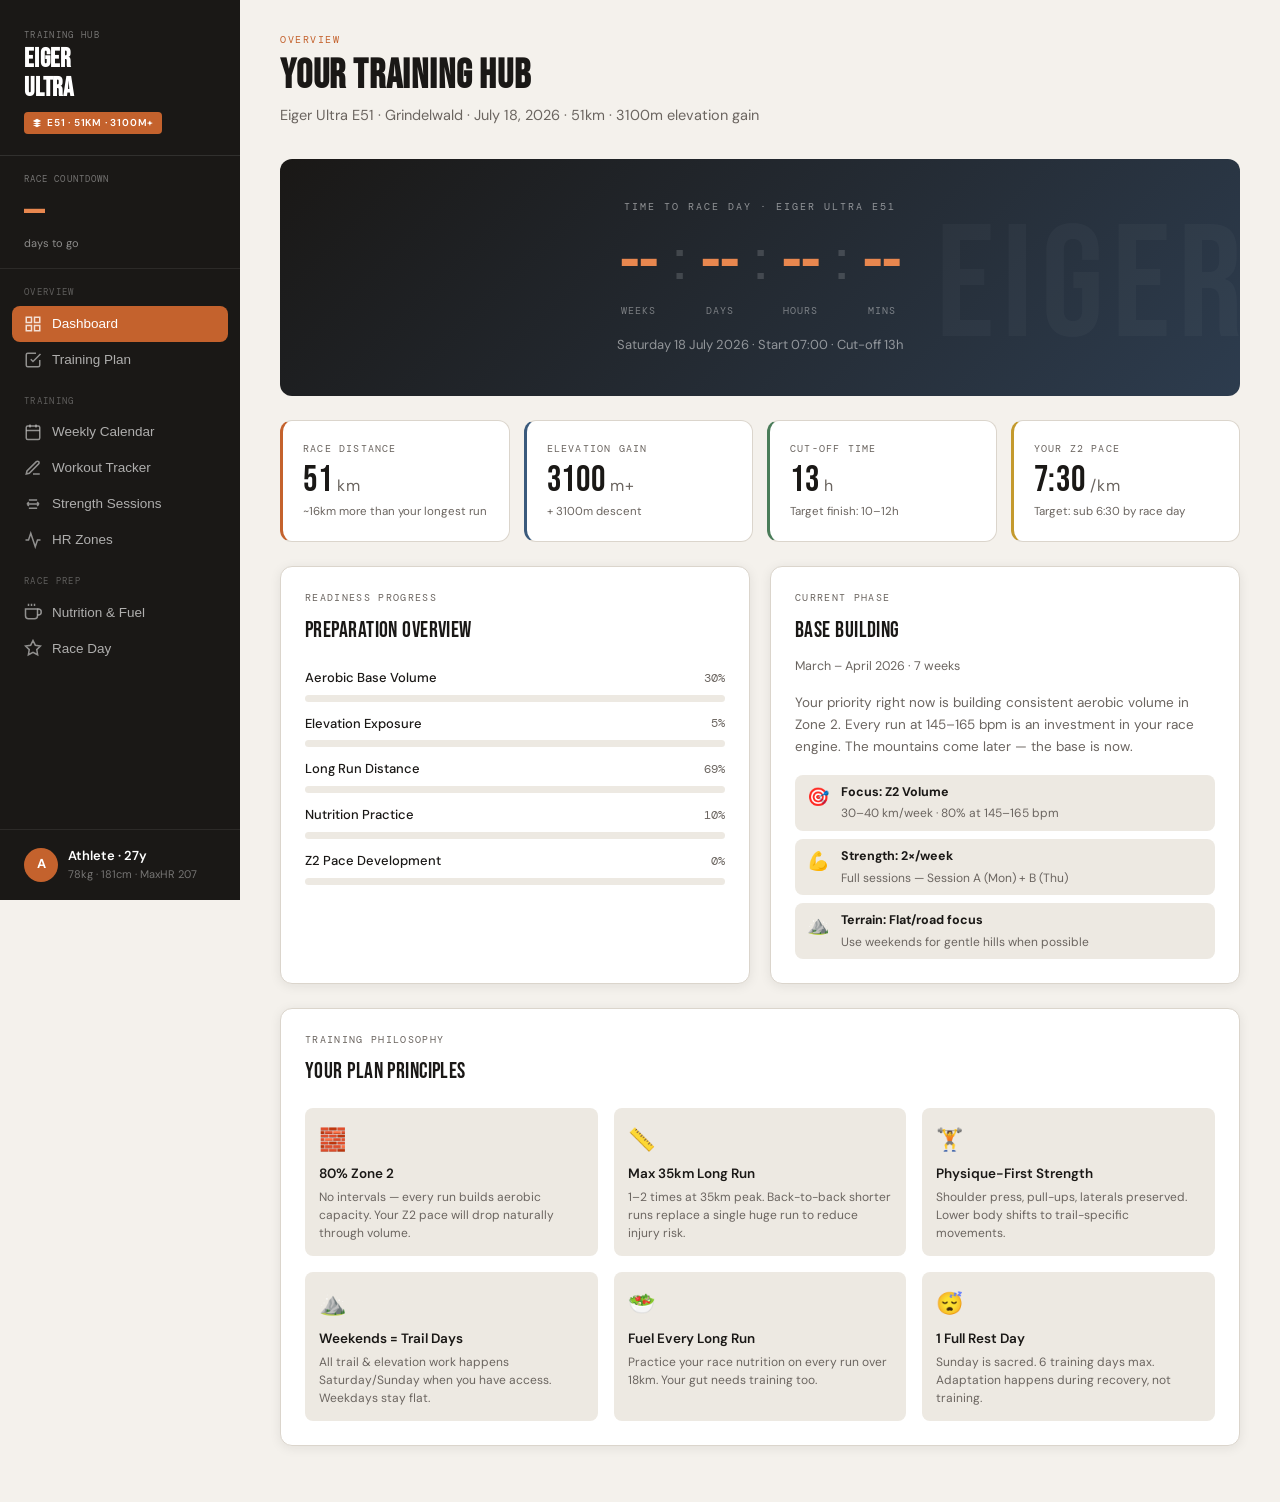
<file: index.html>
<!DOCTYPE html>
<html lang="en">
<head>
  <meta charset="UTF-8" />
  <meta name="viewport" content="width=device-width, initial-scale=1.0" />
  <title>Eiger Ultra E51 — Training Hub</title>
  <link rel="stylesheet" href="style.css" />
</head>
<body>

<div class="app-layout">

  <!-- ════════════════════════════════════════
       SIDEBAR
  ════════════════════════════════════════ -->
  <aside class="sidebar">

    <div class="sidebar-brand">
      <div class="brand-label">Training Hub</div>
      <h1>EIGER<br>ULTRA</h1>
      <div class="race-badge">
        <svg width="10" height="10" viewBox="0 0 24 24" fill="currentColor"><path d="M12 2L2 7l10 5 10-5-10-5zM2 17l10 5 10-5M2 12l10 5 10-5"/></svg>
        E51 · 51km · 3100m+
      </div>
    </div>

    <div class="countdown-mini">
      <div class="cd-label">Race Countdown</div>
      <div class="cd-days" id="cd-days">—</div>
      <div class="cd-sub" id="cd-sub">days to go</div>
    </div>

    <nav class="sidebar-nav">
      <div class="nav-section-label">Overview</div>
      <button class="nav-item active" data-section="dashboard">
        <svg class="nav-icon" viewBox="0 0 24 24" fill="none" stroke="currentColor" stroke-width="2"><rect x="3" y="3" width="7" height="7"/><rect x="14" y="3" width="7" height="7"/><rect x="14" y="14" width="7" height="7"/><rect x="3" y="14" width="7" height="7"/></svg>
        Dashboard
      </button>
      <button class="nav-item" data-section="plan">
        <svg class="nav-icon" viewBox="0 0 24 24" fill="none" stroke="currentColor" stroke-width="2"><path d="M9 11l3 3L22 4"/><path d="M21 12v7a2 2 0 01-2 2H5a2 2 0 01-2-2V5a2 2 0 012-2h11"/></svg>
        Training Plan
      </button>

      <div class="nav-section-label">Training</div>
      <button class="nav-item" data-section="calendar">
        <svg class="nav-icon" viewBox="0 0 24 24" fill="none" stroke="currentColor" stroke-width="2"><rect x="3" y="4" width="18" height="18" rx="2"/><line x1="16" y1="2" x2="16" y2="6"/><line x1="8" y1="2" x2="8" y2="6"/><line x1="3" y1="10" x2="21" y2="10"/></svg>
        Weekly Calendar
      </button>
      <button class="nav-item" data-section="tracker">
        <svg class="nav-icon" viewBox="0 0 24 24" fill="none" stroke="currentColor" stroke-width="2"><path d="M12 20h9"/><path d="M16.5 3.5a2.121 2.121 0 013 3L7 19l-4 1 1-4L16.5 3.5z"/></svg>
        Workout Tracker
      </button>
      <button class="nav-item" data-section="strength">
        <svg class="nav-icon" viewBox="0 0 24 24" fill="none" stroke="currentColor" stroke-width="2"><path d="M6.5 6.5h11M6.5 17.5h11M4 12h16M4 12l2.5-2.5M4 12l2.5 2.5M20 12l-2.5-2.5M20 12l-2.5 2.5"/></svg>
        Strength Sessions
      </button>
      <button class="nav-item" data-section="zones">
        <svg class="nav-icon" viewBox="0 0 24 24" fill="none" stroke="currentColor" stroke-width="2"><polyline points="22 12 18 12 15 21 9 3 6 12 2 12"/></svg>
        HR Zones
      </button>

      <div class="nav-section-label">Race Prep</div>
      <button class="nav-item" data-section="nutrition">
        <svg class="nav-icon" viewBox="0 0 24 24" fill="none" stroke="currentColor" stroke-width="2"><path d="M18 8h1a4 4 0 010 8h-1"/><path d="M2 8h16v9a4 4 0 01-4 4H6a4 4 0 01-4-4V8z"/><line x1="6" y1="1" x2="6" y2="4"/><line x1="10" y1="1" x2="10" y2="4"/><line x1="14" y1="1" x2="14" y2="4"/></svg>
        Nutrition & Fuel
      </button>
      <button class="nav-item" data-section="raceday">
        <svg class="nav-icon" viewBox="0 0 24 24" fill="none" stroke="currentColor" stroke-width="2"><polygon points="12 2 15.09 8.26 22 9.27 17 14.14 18.18 21.02 12 17.77 5.82 21.02 7 14.14 2 9.27 8.91 8.26 12 2"/></svg>
        Race Day
      </button>
    </nav>

    <div class="sidebar-footer">
      <div class="athlete-chip">
        <div class="athlete-avatar">A</div>
        <div class="athlete-info">
          <div class="name">Athlete · 27y</div>
          <div class="stats">78kg · 181cm · MaxHR 207</div>
        </div>
      </div>
    </div>

  </aside>

  <!-- ════════════════════════════════════════
       MAIN CONTENT
  ════════════════════════════════════════ -->
  <main class="main-content">


    <!-- ── DASHBOARD ──────────────────────────────────────── -->
    <section id="section-dashboard" class="section active">
      <div class="page-header">
        <div class="page-label">Overview</div>
        <h2>YOUR TRAINING HUB</h2>
        <p>Eiger Ultra E51 · Grindelwald · July 18, 2026 · 51km · 3100m elevation gain</p>
      </div>

      <!-- Countdown Hero -->
      <div class="countdown-hero section-gap">
        <div class="cd-label">TIME TO RACE DAY · EIGER ULTRA E51</div>
        <div class="countdown-blocks">
          <div class="cd-block">
            <div class="cd-num" id="cd-weeks">--</div>
            <div class="cd-unit">weeks</div>
          </div>
          <div class="cd-sep">:</div>
          <div class="cd-block">
            <div class="cd-num" id="cd-rdays">--</div>
            <div class="cd-unit">days</div>
          </div>
          <div class="cd-sep">:</div>
          <div class="cd-block">
            <div class="cd-num" id="cd-hours">--</div>
            <div class="cd-unit">hours</div>
          </div>
          <div class="cd-sep">:</div>
          <div class="cd-block">
            <div class="cd-num" id="cd-mins">--</div>
            <div class="cd-unit">mins</div>
          </div>
        </div>
        <div class="race-date-display">Saturday 18 July 2026 · Start 07:00 · Cut-off 13h</div>
      </div>

      <!-- Key Stats Row -->
      <div class="grid-4 section-gap">
        <div class="stat-card accent">
          <div class="stat-label">Race Distance</div>
          <div class="stat-value">51<span class="unit"> km</span></div>
          <div class="stat-sub">~16km more than your longest run</div>
        </div>
        <div class="stat-card mountain">
          <div class="stat-label">Elevation Gain</div>
          <div class="stat-value">3100<span class="unit"> m+</span></div>
          <div class="stat-sub">+ 3100m descent</div>
        </div>
        <div class="stat-card green">
          <div class="stat-label">Cut-off Time</div>
          <div class="stat-value">13<span class="unit"> h</span></div>
          <div class="stat-sub">Target finish: 10–12h</div>
        </div>
        <div class="stat-card amber">
          <div class="stat-label">Your Z2 Pace</div>
          <div class="stat-value">7:30<span class="unit"> /km</span></div>
          <div class="stat-sub">Target: sub 6:30 by race day</div>
        </div>
      </div>

      <!-- Progress + Phase -->
      <div class="grid-2 section-gap">
        <div class="card">
          <div class="card-label">Readiness Progress</div>
          <div class="card-title" style="margin-bottom:20px">Preparation Overview</div>

          <div class="progress-row">
            <div class="progress-label-row">
              <span class="progress-name">Aerobic Base Volume</span>
              <span class="progress-val">30%</span>
            </div>
            <div class="progress-track"><div class="progress-fill" data-width="30%" style="width:0%"></div></div>
          </div>

          <div class="progress-row">
            <div class="progress-label-row">
              <span class="progress-name">Elevation Exposure</span>
              <span class="progress-val">5%</span>
            </div>
            <div class="progress-track"><div class="progress-fill mountain" data-width="5%" style="width:0%"></div></div>
          </div>

          <div class="progress-row">
            <div class="progress-label-row">
              <span class="progress-name">Long Run Distance</span>
              <span class="progress-val">69%</span>
            </div>
            <div class="progress-track"><div class="progress-fill green" data-width="69%" style="width:0%"></div></div>
          </div>

          <div class="progress-row">
            <div class="progress-label-row">
              <span class="progress-name">Nutrition Practice</span>
              <span class="progress-val">10%</span>
            </div>
            <div class="progress-track"><div class="progress-fill amber" data-width="10%" style="width:0%"></div></div>
          </div>

          <div class="progress-row">
            <div class="progress-label-row">
              <span class="progress-name">Z2 Pace Development</span>
              <span class="progress-val">0%</span>
            </div>
            <div class="progress-track"><div class="progress-fill" data-width="0%" style="width:0%"></div></div>
          </div>
        </div>

        <div class="card">
          <div class="card-label">Current Phase</div>
          <div class="card-title">Base Building</div>
          <div style="font-size:12.5px;color:var(--text-muted);margin:8px 0 16px">March – April 2026 · 7 weeks</div>

          <div style="font-size:13.5px;line-height:1.65;color:var(--text-muted);margin-bottom:16px">
            Your priority right now is building consistent aerobic volume in Zone 2.
            Every run at 145–165 bpm is an investment in your race engine.
            The mountains come later — the base is now.
          </div>

          <div style="display:flex;flex-direction:column;gap:8px">
            <div class="tip-item" style="padding:8px 12px">
              <div class="tip-icon">🎯</div>
              <div class="tip-content">
                <strong>Focus: Z2 Volume</strong>
                <span>30–40 km/week · 80% at 145–165 bpm</span>
              </div>
            </div>
            <div class="tip-item" style="padding:8px 12px">
              <div class="tip-icon">💪</div>
              <div class="tip-content">
                <strong>Strength: 2×/week</strong>
                <span>Full sessions — Session A (Mon) + B (Thu)</span>
              </div>
            </div>
            <div class="tip-item" style="padding:8px 12px">
              <div class="tip-icon">⛰️</div>
              <div class="tip-content">
                <strong>Terrain: Flat/road focus</strong>
                <span>Use weekends for gentle hills when possible</span>
              </div>
            </div>
          </div>
        </div>
      </div>

      <!-- Key Principles -->
      <div class="card section-gap">
        <div class="card-label">Training Philosophy</div>
        <div class="card-title" style="margin-bottom:18px">Your Plan Principles</div>
        <div class="grid-3">
          <div style="padding:14px;background:var(--bg-muted);border-radius:var(--radius-sm)">
            <div style="font-size:22px;margin-bottom:6px">🧱</div>
            <div style="font-weight:600;font-size:13.5px;margin-bottom:4px">80% Zone 2</div>
            <div style="font-size:12px;color:var(--text-muted);line-height:1.5">No intervals — every run builds aerobic capacity. Your Z2 pace will drop naturally through volume.</div>
          </div>
          <div style="padding:14px;background:var(--bg-muted);border-radius:var(--radius-sm)">
            <div style="font-size:22px;margin-bottom:6px">📏</div>
            <div style="font-weight:600;font-size:13.5px;margin-bottom:4px">Max 35km Long Run</div>
            <div style="font-size:12px;color:var(--text-muted);line-height:1.5">1–2 times at 35km peak. Back-to-back shorter runs replace a single huge run to reduce injury risk.</div>
          </div>
          <div style="padding:14px;background:var(--bg-muted);border-radius:var(--radius-sm)">
            <div style="font-size:22px;margin-bottom:6px">🏋️</div>
            <div style="font-weight:600;font-size:13.5px;margin-bottom:4px">Physique-First Strength</div>
            <div style="font-size:12px;color:var(--text-muted);line-height:1.5">Shoulder press, pull-ups, laterals preserved. Lower body shifts to trail-specific movements.</div>
          </div>
          <div style="padding:14px;background:var(--bg-muted);border-radius:var(--radius-sm)">
            <div style="font-size:22px;margin-bottom:6px">⛰️</div>
            <div style="font-weight:600;font-size:13.5px;margin-bottom:4px">Weekends = Trail Days</div>
            <div style="font-size:12px;color:var(--text-muted);line-height:1.5">All trail & elevation work happens Saturday/Sunday when you have access. Weekdays stay flat.</div>
          </div>
          <div style="padding:14px;background:var(--bg-muted);border-radius:var(--radius-sm)">
            <div style="font-size:22px;margin-bottom:6px">🥗</div>
            <div style="font-weight:600;font-size:13.5px;margin-bottom:4px">Fuel Every Long Run</div>
            <div style="font-size:12px;color:var(--text-muted);line-height:1.5">Practice your race nutrition on every run over 18km. Your gut needs training too.</div>
          </div>
          <div style="padding:14px;background:var(--bg-muted);border-radius:var(--radius-sm)">
            <div style="font-size:22px;margin-bottom:6px">😴</div>
            <div style="font-weight:600;font-size:13.5px;margin-bottom:4px">1 Full Rest Day</div>
            <div style="font-size:12px;color:var(--text-muted);line-height:1.5">Sunday is sacred. 6 training days max. Adaptation happens during recovery, not training.</div>
          </div>
        </div>
      </div>
    </section>


    <!-- ── TRAINING PLAN ────────────────────────────────────── -->
    <section id="section-plan" class="section">
      <div class="page-header">
        <div class="page-label">Training Plan</div>
        <h2>PHASE OVERVIEW</h2>
        <p>19 weeks from now to race day · Grindelwald · July 18, 2026</p>
      </div>

      <!-- Race Stats Row -->
      <div class="race-stats-row section-gap">
        <div class="race-stat-block">
          <div class="race-stat-num">51<span class="race-stat-unit"> km</span></div>
          <div class="race-stat-label">Distance</div>
        </div>
        <div class="race-stat-block">
          <div class="race-stat-num">3100<span class="race-stat-unit"> m</span></div>
          <div class="race-stat-label">Elev. Gain</div>
        </div>
        <div class="race-stat-block">
          <div class="race-stat-num">13<span class="race-stat-unit"> h</span></div>
          <div class="race-stat-label">Cut-off</div>
        </div>
        <div class="race-stat-block">
          <div class="race-stat-num">2680<span class="race-stat-unit"> m</span></div>
          <div class="race-stat-label">Max Altitude</div>
        </div>
      </div>

      <div class="grid-2 section-gap">
        <div class="card">
          <div class="card-label">Macrocycle</div>
          <div class="card-title" style="margin-bottom:20px">Training Phases</div>
          <div class="phase-timeline" id="phase-timeline"></div>
        </div>

        <div style="display:flex;flex-direction:column;gap:16px">
          <div class="card">
            <div class="card-label">Weekly Structure</div>
            <div class="card-title" style="margin-bottom:14px">Base Phase Template</div>
            <div style="font-size:13px;color:var(--text-muted);line-height:1.6">
              <strong style="color:var(--text)">Mon</strong> — Strength A (Upper focus)<br>
              <strong style="color:var(--text)">Tue</strong> — Z2 Run 8–10 km<br>
              <strong style="color:var(--text)">Wed</strong> — Z2 Run 8–10 km<br>
              <strong style="color:var(--text)">Thu</strong> — Strength B (Lower focus)<br>
              <strong style="color:var(--text)">Fri</strong> — Z2 Run 6–8 km (shorter)<br>
              <strong style="color:var(--text)">Sat</strong> — Long Run 18–25 km (trail if possible)<br>
              <strong style="color:var(--text)">Sun</strong> — Full Rest
            </div>
          </div>

          <div class="card">
            <div class="card-label">Volume Progression</div>
            <div class="card-title" style="margin-bottom:14px">Weekly Km Targets</div>
            <div class="elevation-bar-chart" id="volume-bars">
              <!-- bars rendered here -->
            </div>
            <div style="display:grid;grid-template-columns:repeat(4,1fr);gap:4px;margin-top:8px">
              <div style="text-align:center;font-size:10px;color:var(--text-muted);font-family:var(--font-mono)">BASE<br><span style="color:var(--accent);font-weight:600">30–40</span></div>
              <div style="text-align:center;font-size:10px;color:var(--text-muted);font-family:var(--font-mono)">ELEV.<br><span style="color:var(--mountain);font-weight:600">40–50</span></div>
              <div style="text-align:center;font-size:10px;color:var(--text-muted);font-family:var(--font-mono)">PEAK<br><span style="color:var(--green);font-weight:600">45–55</span></div>
              <div style="text-align:center;font-size:10px;color:var(--text-muted);font-family:var(--font-mono)">TAPER<br><span style="color:var(--amber);font-weight:600">20–25</span></div>
            </div>
          </div>

          <div class="card">
            <div class="card-label">Long Run Progression</div>
            <div class="card-title" style="margin-bottom:14px">Max Runs (capped at 35km)</div>
            <div style="font-size:13px;color:var(--text-muted);line-height:1.8">
              April: <span style="color:var(--text);font-family:var(--font-mono)">20–22 km</span><br>
              May: <span style="color:var(--text);font-family:var(--font-mono)">24–27 km</span><br>
              June: <span style="color:var(--text);font-family:var(--font-mono)">28–32 km</span><br>
              Late June: <span style="color:var(--accent);font-family:var(--font-mono)">35 km (1st peak run)</span><br>
              Early July: <span style="color:var(--accent);font-family:var(--font-mono)">35 km (2nd peak run)</span><br>
              Taper: <span style="color:var(--green);font-family:var(--font-mono)">14–18 km easy</span>
            </div>
          </div>
        </div>
      </div>
    </section>


    <!-- ── WEEKLY CALENDAR ─────────────────────────────────── -->
    <section id="section-calendar" class="section">
      <div class="page-header">
        <div class="page-label">Weekly Calendar</div>
        <h2>WEEKLY VIEW</h2>
        <p>Navigate through your training weeks. Plan auto-adjusts per phase.</p>
      </div>

      <div class="card section-gap">
        <div class="week-header">
          <button class="week-nav-btn" id="week-prev">
            <svg width="16" height="16" viewBox="0 0 24 24" fill="none" stroke="currentColor" stroke-width="2.5"><polyline points="15 18 9 12 15 6"/></svg>
          </button>
          <div style="text-align:center">
            <div class="week-label" id="week-label">This Week</div>
            <div class="week-phase-tag" id="week-phase-tag">Base Building</div>
          </div>
          <button class="week-nav-btn" id="week-next">
            <svg width="16" height="16" viewBox="0 0 24 24" fill="none" stroke="currentColor" stroke-width="2.5"><polyline points="9 18 15 12 9 6"/></svg>
          </button>
        </div>

        <div class="calendar-grid" id="calendar-grid">
          <!-- Rendered by JS -->
        </div>
      </div>

      <!-- Day type legend -->
      <div class="card">
        <div class="card-label">Legend</div>
        <div style="display:flex;gap:12px;flex-wrap:wrap;margin-top:8px">
          <div style="display:flex;align-items:center;gap:6px;font-size:12px"><span class="day-tag tag-run" style="margin:0">run</span> Z2 aerobic run (flat)</div>
          <div style="display:flex;align-items:center;gap:6px;font-size:12px"><span class="day-tag tag-trail" style="margin:0">trail</span> Trail / elevation run</div>
          <div style="display:flex;align-items:center;gap:6px;font-size:12px"><span class="day-tag tag-long" style="margin:0">long</span> Long run (Z2)</div>
          <div style="display:flex;align-items:center;gap:6px;font-size:12px"><span class="day-tag tag-strength" style="margin:0">strength</span> Strength session</div>
          <div style="display:flex;align-items:center;gap:6px;font-size:12px"><span class="day-tag tag-rest" style="margin:0">rest</span> Full rest day</div>
        </div>
      </div>
    </section>


    <!-- ── HR ZONES ────────────────────────────────────────── -->
    <section id="section-zones" class="section">
      <div class="page-header">
        <div class="page-label">Heart Rate</div>
        <h2>YOUR HR ZONES</h2>
        <p>Based on your Max HR of 207 bpm. Z2 capped at 165 bpm (your physiology).</p>
      </div>

      <div class="grid-2 section-gap">
        <div class="card">
          <div class="card-label">Zone Distribution</div>
          <div class="card-title" style="margin-bottom:16px">Visual Zone Map</div>

          <div class="zone-bar">
            <div class="zone-segment zone-1" title="Zone 1: Recovery">Z1</div>
            <div class="zone-segment zone-2" title="Zone 2: Aerobic — 80% of training">Z2 ★</div>
            <div class="zone-segment zone-3" title="Zone 3: Tempo">Z3</div>
            <div class="zone-segment zone-4" title="Zone 4: Threshold">Z4</div>
            <div class="zone-segment zone-5" title="Zone 5: Max">Z5</div>
          </div>

          <div style="font-size:12px;color:var(--text-muted);margin-bottom:16px">Hover zones to expand · Z2 = 80% of all runs</div>

          <table class="zone-table">
            <thead>
              <tr>
                <th>Zone</th>
                <th>Name</th>
                <th>BPM</th>
                <th>% Max HR</th>
                <th>Your Usage</th>
                <th>Notes</th>
              </tr>
            </thead>
            <tbody id="zone-table-body"></tbody>
          </table>
        </div>

        <div style="display:flex;flex-direction:column;gap:16px">
          <div class="card" style="border-left:3px solid #5a9fd4">
            <div class="card-label">Zone 2 — Your Primary Zone</div>
            <div class="card-title">145 – 165 bpm</div>
            <div style="font-size:13.5px;color:var(--text-muted);margin-top:10px;line-height:1.65">
              This is where 80% of all your runs should happen. At your current pace of <strong style="color:var(--text)">7:30/km</strong>, 
              consistent Z2 training will naturally drive your pace down toward <strong style="color:var(--mountain)">6:30/km</strong> or faster by race day — without ever doing intervals.
            </div>
            <hr class="divider">
            <div style="font-size:12.5px;color:var(--text-muted);line-height:1.6">
              ✓ If you hit 165 bpm on uphills — slow down or walk<br>
              ✓ Use a chest strap for accuracy<br>
              ✓ Talk test: you can speak in full sentences
            </div>
          </div>

          <div class="card">
            <div class="card-label">Pace Targets</div>
            <div class="card-title" style="margin-bottom:14px">Z2 Pace Progression</div>
            <div style="display:flex;flex-direction:column;gap:10px">
              <div style="display:flex;justify-content:space-between;align-items:center;padding:8px 12px;background:var(--bg-muted);border-radius:8px">
                <span style="font-size:13px">Now (March 2026)</span>
                <span style="font-family:var(--font-mono);font-weight:600;color:var(--accent)">7:30 /km</span>
              </div>
              <div style="display:flex;justify-content:space-between;align-items:center;padding:8px 12px;background:var(--bg-muted);border-radius:8px">
                <span style="font-size:13px">Phase 2 (May–Jun)</span>
                <span style="font-family:var(--font-mono);font-weight:600;color:var(--amber)">~7:00 /km</span>
              </div>
              <div style="display:flex;justify-content:space-between;align-items:center;padding:8px 12px;background:var(--bg-muted);border-radius:8px">
                <span style="font-size:13px">Peak (July)</span>
                <span style="font-family:var(--font-mono);font-weight:600;color:var(--green)">~6:30 /km</span>
              </div>
              <div style="display:flex;justify-content:space-between;align-items:center;padding:8px 12px;background:#e8f4ec;border-radius:8px;border:1px solid #c8e8d4">
                <span style="font-size:13px;font-weight:600">Race Pace Target</span>
                <span style="font-family:var(--font-mono);font-weight:700;color:var(--green)">~7:30–8:30 /km</span>
              </div>
            </div>
            <div style="font-size:11.5px;color:var(--text-muted);margin-top:10px">
              Race pace accounts for 3100m of climbing — expect 10–14 min/km on steep ascents.
            </div>
          </div>

          <div class="card">
            <div class="card-label">HR Monitoring</div>
            <div class="card-title" style="margin-bottom:12px">Key Rules</div>
            <ul class="tips-list">
              <li class="tip-item" style="padding:8px 12px">
                <div class="tip-icon">📲</div>
                <div class="tip-content">
                  <strong>Use a chest strap</strong>
                  <span>Wrist HRMs are inaccurate at high effort — get a Garmin/Polar strap</span>
                </div>
              </li>
              <li class="tip-item" style="padding:8px 12px">
                <div class="tip-icon">⬆️</div>
                <div class="tip-content">
                  <strong>Walk steep uphills</strong>
                  <span>When HR exceeds 165, walk until it drops back to ~155</span>
                </div>
              </li>
              <li class="tip-item" style="padding:8px 12px">
                <div class="tip-icon">🌡️</div>
                <div class="tip-content">
                  <strong>Heat shifts HR up</strong>
                  <span>On hot days, your Z2 HR may feel harder — adjust pace, not effort</span>
                </div>
              </li>
            </ul>
          </div>
        </div>
      </div>
    </section>


    <!-- ── STRENGTH ────────────────────────────────────────── -->
    <section id="section-strength" class="section">
      <div class="page-header">
        <div class="page-label">Strength Training</div>
        <h2>STRENGTH SESSIONS</h2>
        <p>2× per week — physique preservation + trail-specific lower body. No deadlifts.</p>
      </div>

      <div class="grid-2 section-gap">
        <div class="card">
          <div class="strength-block-header">
            <div class="strength-block-icon upper">💪</div>
            <div>
              <div class="strength-block-title">Session A — Monday</div>
              <div style="font-size:12px;color:var(--text-muted)">Upper emphasis + single-leg lower</div>
            </div>
          </div>
          <div class="exercise-list" id="strength-a"></div>
        </div>

        <div class="card">
          <div class="strength-block-header">
            <div class="strength-block-icon lower">🦵</div>
            <div>
              <div class="strength-block-title">Session B — Thursday</div>
              <div style="font-size:12px;color:var(--text-muted)">Lower emphasis + maintenance upper</div>
            </div>
          </div>
          <div class="exercise-list" id="strength-b"></div>
        </div>
      </div>

      <!-- Guidelines -->
      <div class="card section-gap">
        <div class="card-label">Strength Guidelines</div>
        <div class="card-title" style="margin-bottom:16px">How to Adapt Strength Through Phases</div>
        <div class="grid-3">
          <div style="padding:14px;background:var(--bg-muted);border-radius:var(--radius-sm)">
            <div style="font-weight:600;font-size:13px;margin-bottom:6px;color:var(--accent)">Base Phase (Mar–Apr)</div>
            <div style="font-size:12.5px;color:var(--text-muted);line-height:1.6">
              Full 2× sessions. Maintain strength gains. Heavy-ish loads on pull-ups and press (5–8 rep range). Lunges and BSS for lower body.
            </div>
          </div>
          <div style="padding:14px;background:var(--bg-muted);border-radius:var(--radius-sm)">
            <div style="font-weight:600;font-size:13px;margin-bottom:6px;color:var(--mountain)">Elevation Phase (May–Jun)</div>
            <div style="font-size:12.5px;color:var(--text-muted);line-height:1.6">
              Drop to 1× session per week (Session A). Reduce load ~20%. Keep all your key upper body movements. Prioritize single-leg calf work.
            </div>
          </div>
          <div style="padding:14px;background:var(--bg-muted);border-radius:var(--radius-sm)">
            <div style="font-weight:600;font-size:13px;margin-bottom:6px;color:var(--green)">Peak & Taper</div>
            <div style="font-size:12.5px;color:var(--text-muted);line-height:1.6">
              1× light maintenance (peak), 0–1× taper week 1, zero week before race. Focus is freshness. Muscle memory is established.
            </div>
          </div>
        </div>
      </div>

      <!-- Priority note -->
      <div class="card" style="border-left:3px solid var(--accent)">
        <div style="display:flex;gap:14px;align-items:flex-start">
          <div style="font-size:28px">🎯</div>
          <div>
            <div style="font-weight:600;font-size:14.5px;margin-bottom:6px">Your Physique Goals — Respected</div>
            <div style="font-size:13px;color:var(--text-muted);line-height:1.65">
              Shoulder press, pull-ups, and lateral raises are <strong style="color:var(--text)">permanent fixtures</strong> in both sessions throughout the plan. 
              You won't lose your upper body development — the volume and structure preserves it. 
              What changes is the lower body: BSS and lunges replace any barbell squatting to build trail-specific unilateral strength without the CNS load of heavy bilateral lifts.
            </div>
          </div>
        </div>
      </div>
    </section>


    <!-- ── NUTRITION ───────────────────────────────────────── -->
    <section id="section-nutrition" class="section">
      <div class="page-header">
        <div class="page-label">Fueling Strategy</div>
        <h2>NUTRITION & FUEL</h2>
        <p>Race nutrition is a skill. Practice it every long run from 18km onwards.</p>
      </div>

      <div class="grid-2 section-gap">
        <div class="card">
          <div class="card-label">Pre-Run Protocol</div>
          <div class="card-title" style="margin-bottom:16px">Before Long Runs & Race</div>
          <div id="pre-run-table"></div>
          <hr class="divider">
          <div style="font-size:12.5px;color:var(--text-muted);line-height:1.6">
            <strong style="color:var(--text)">Race morning:</strong> Wake up 3h before start. Same breakfast you've practiced. No new foods. Coffee if you normally drink it.
          </div>
        </div>

        <div class="card">
          <div class="card-label">During the Run</div>
          <div class="card-title" style="margin-bottom:16px">Fueling on the Move</div>
          <div id="during-run-list" class="nutrition-timing"></div>
        </div>
      </div>

      <!-- Fuel types -->
      <div class="card section-gap">
        <div class="card-label">Fuel Types</div>
        <div class="card-title" style="margin-bottom:16px">What to Carry & Use</div>
        <div class="fuel-cards">
          <div class="fuel-card">
            <div class="fuel-icon">🧃</div>
            <div class="fuel-name">Energy Gels</div>
            <div class="fuel-desc">22–25g carbs each. Easy to carry. Practice your brand — GI issues are real.</div>
          </div>
          <div class="fuel-card">
            <div class="fuel-icon">🍌</div>
            <div class="fuel-name">Real Food</div>
            <div class="fuel-desc">Bananas, rice balls, dates — aid stations will have options. Essential for 51km.</div>
          </div>
          <div class="fuel-card">
            <div class="fuel-icon">🥤</div>
            <div class="fuel-name">Sports Drink</div>
            <div class="fuel-desc">Carbs + electrolytes in one. Use in vest soft flask alongside plain water.</div>
          </div>
          <div class="fuel-card">
            <div class="fuel-icon">🍫</div>
            <div class="fuel-name">Chews / Bars</div>
            <div class="fuel-desc">Variety prevents flavor fatigue after 4+ hours. Pack 2–3 types minimum.</div>
          </div>
          <div class="fuel-card">
            <div class="fuel-icon">🧂</div>
            <div class="fuel-name">Electrolytes</div>
            <div class="fuel-desc">Sodium critical for 8–12h effort. SaltStick or similar every 60–90 min.</div>
          </div>
          <div class="fuel-card">
            <div class="fuel-icon">🍵</div>
            <div class="fuel-name">Broth (Aid Stations)</div>
            <div class="fuel-desc">Warm, salty, sodium-rich. Your stomach may crave savory after hours of sweet.</div>
          </div>
        </div>
      </div>

      <!-- Recovery -->
      <div class="card">
        <div class="card-label">Recovery Nutrition</div>
        <div class="card-title" style="margin-bottom:14px">After Long Runs</div>
        <div style="display:flex;flex-direction:column;gap:10px">
          <div style="display:grid;grid-template-columns:120px 1fr 140px;gap:12px;align-items:center;padding:10px 14px;background:var(--bg-muted);border-radius:8px">
            <span style="font-family:var(--font-mono);font-size:11px;color:var(--accent)">Within 30 min</span>
            <span style="font-size:13px">Recovery shake or chocolate milk + banana</span>
            <span style="font-size:11px;color:var(--text-muted);text-align:right">3:1 carb:protein</span>
          </div>
          <div style="display:grid;grid-template-columns:120px 1fr 140px;gap:12px;align-items:center;padding:10px 14px;background:var(--bg-muted);border-radius:8px">
            <span style="font-family:var(--font-mono);font-size:11px;color:var(--accent)">1–2 hours after</span>
            <span style="font-size:13px">Full meal: rice or pasta, lean protein, vegetables</span>
            <span style="font-size:11px;color:var(--text-muted);text-align:right">High carb priority</span>
          </div>
          <div style="display:grid;grid-template-columns:120px 1fr 140px;gap:12px;align-items:center;padding:10px 14px;background:var(--bg-muted);border-radius:8px">
            <span style="font-family:var(--font-mono);font-size:11px;color:var(--accent)">Day after</span>
            <span style="font-size:13px">Extra carb-rich meals + 8–9h sleep priority</span>
            <span style="font-size:11px;color:var(--text-muted);text-align:right">Glycogen rebuild</span>
          </div>
        </div>
        <hr class="divider">
        <div style="font-size:12.5px;color:var(--text-muted);line-height:1.6">
          <strong style="color:var(--text)">Daily carb needs for heavy training:</strong> 6–8g per kg bodyweight = ~470–620g carbs/day on high-volume weeks. Don't under-eat — you're burning thousands of calories on long run days.
        </div>
      </div>
    </section>


    <!-- ── RACE DAY ─────────────────────────────────────────── -->
    <section id="section-raceday" class="section">
      <div class="page-header">
        <div class="page-label">Race Day</div>
        <h2>RACE DAY GUIDE</h2>
        <p>Eiger Ultra E51 · July 18, 2026 · Grindelwald · Start 07:00</p>
      </div>

      <!-- Race facts -->
      <div class="race-stats-row section-gap">
        <div class="race-stat-block">
          <div class="race-stat-num">51<span class="race-stat-unit"> km</span></div>
          <div class="race-stat-label">Total Distance</div>
        </div>
        <div class="race-stat-block">
          <div class="race-stat-num">2680<span class="race-stat-unit"> m</span></div>
          <div class="race-stat-label">Highest Point</div>
        </div>
        <div class="race-stat-block">
          <div class="race-stat-num">13<span class="race-stat-unit"> h</span></div>
          <div class="race-stat-label">Cut-off Time</div>
        </div>
        <div class="race-stat-block">
          <div class="race-stat-num">20:45<span class="race-stat-unit"> h</span></div>
          <div class="race-stat-label">Finish Deadline</div>
        </div>
      </div>

      <div class="grid-2 section-gap">
        <!-- Tips -->
        <div class="card">
          <div class="card-label">Strategy</div>
          <div class="card-title" style="margin-bottom:16px">Race Day Tips</div>
          <ul class="tips-list" id="race-tips-list"></ul>
        </div>

        <!-- Timeline -->
        <div style="display:flex;flex-direction:column;gap:16px">
          <div class="card">
            <div class="card-label">Morning Timeline</div>
            <div class="card-title" style="margin-bottom:14px">Race Morning</div>
            <div class="phase-timeline">
              <div class="phase-item">
                <div class="phase-dot done"></div>
                <div class="phase-content">
                  <div class="phase-name">04:00 — Wake Up</div>
                  <div class="phase-desc">Alarm. Hydrate immediately (500ml water).</div>
                </div>
              </div>
              <div class="phase-item">
                <div class="phase-dot done"></div>
                <div class="phase-content">
                  <div class="phase-name">04:15 — Breakfast</div>
                  <div class="phase-desc">Oats + banana + honey. Coffee if habitual. 80–100g carbs.</div>
                </div>
              </div>
              <div class="phase-item">
                <div class="phase-dot done"></div>
                <div class="phase-content">
                  <div class="phase-name">05:30 — Kit Check</div>
                  <div class="phase-desc">Vest loaded, poles packed, gels counted, phone charged.</div>
                </div>
              </div>
              <div class="phase-item">
                <div class="phase-dot done"></div>
                <div class="phase-content">
                  <div class="phase-name">06:00 — Arrive Start</div>
                  <div class="phase-desc">Bag drop, warm-up walk, final nutrition top-up (banana).</div>
                </div>
              </div>
              <div class="phase-item">
                <div class="phase-dot active"></div>
                <div class="phase-content">
                  <div class="phase-name">07:00 — RACE START 🏔️</div>
                  <div class="phase-desc">Start conservative. It's a long day.</div>
                </div>
              </div>
            </div>
          </div>

          <div class="card">
            <div class="card-label">Pace Strategy</div>
            <div class="card-title" style="margin-bottom:12px">Effort by Terrain</div>
            <div style="display:flex;flex-direction:column;gap:8px;font-size:13px">
              <div style="display:flex;justify-content:space-between;padding:8px 12px;background:var(--bg-muted);border-radius:8px">
                <span>Flat / runnable</span>
                <span style="font-family:var(--font-mono);color:var(--mountain)">6:30–8:00 /km</span>
              </div>
              <div style="display:flex;justify-content:space-between;padding:8px 12px;background:var(--bg-muted);border-radius:8px">
                <span>Gentle climb (&lt;10%)</span>
                <span style="font-family:var(--font-mono);color:var(--amber)">9:00–12:00 /km</span>
              </div>
              <div style="display:flex;justify-content:space-between;padding:8px 12px;background:var(--bg-muted);border-radius:8px">
                <span>Steep climb (&gt;15%)</span>
                <span style="font-family:var(--font-mono);color:var(--accent)">Power hike + poles</span>
              </div>
              <div style="display:flex;justify-content:space-between;padding:8px 12px;background:var(--bg-muted);border-radius:8px">
                <span>Technical descent</span>
                <span style="font-family:var(--font-mono);color:var(--green)">Controlled — no hero moves</span>
              </div>
            </div>
          </div>
        </div>
      </div>

      <!-- Gear -->
      <div class="card section-gap">
        <div class="card-label">Mandatory & Recommended Gear</div>
        <div class="card-title" style="margin-bottom:16px">Race Day Kit</div>
        <div class="gear-grid" id="gear-grid"></div>
        <hr class="divider">
        <div style="font-size:12px;color:var(--text-muted)">⚠️ Check the official race mandatory gear list on <strong style="color:var(--text)">eiger.utmb.world</strong> — requirements are updated annually. Trekking poles are strongly recommended for 3100m of climbing.</div>
      </div>

      <!-- Checkpoints -->
      <div class="card">
        <div class="card-label">Course Overview</div>
        <div class="card-title" style="margin-bottom:14px">Key Waypoints</div>
        <div style="font-size:13px;color:var(--text-muted);line-height:1.8">
          <strong style="color:var(--text)">Start:</strong> Grindelwald village<br>
          <strong style="color:var(--text)">First (2184m):</strong> Major climb — use poles, hike it<br>
          <strong style="color:var(--text)">Bachalpsee (2266m):</strong> Iconic alpine lake — stay focused<br>
          <strong style="color:var(--text)">Faulhorn (2680m):</strong> Highest point — panoramic views, technical<br>
          <strong style="color:var(--text)">Schynige Platte (1967m):</strong> Last major descent begins<br>
          <strong style="color:var(--text)">Finish:</strong> Grindelwald — finisher beer 🍺
        </div>
      </div>
    </section>


    <!-- ── WORKOUT TRACKER ─────────────────────────────────── -->
    <section id="section-tracker" class="section">
      <div class="page-header">
        <div class="page-label">Workout Tracker</div>
        <h2>TRACK YOUR WEEK</h2>
        <p>Drag exercises from the pool onto any day. Log sets, reps, weight, and run metrics.</p>
      </div>

      <!-- Week nav -->
      <div class="card section-gap" style="padding:16px 24px">
        <div style="display:flex;align-items:center;justify-content:space-between">
          <button class="week-nav-btn" id="tracker-prev">
            <svg width="16" height="16" viewBox="0 0 24 24" fill="none" stroke="currentColor" stroke-width="2.5"><polyline points="15 18 9 12 15 6"/></svg>
          </button>
          <div style="text-align:center">
            <div class="week-label" id="tracker-week-label">This Week</div>
            <div class="week-phase-tag" id="tracker-phase-tag">Base Building</div>
          </div>
          <button class="week-nav-btn" id="tracker-next">
            <svg width="16" height="16" viewBox="0 0 24 24" fill="none" stroke="currentColor" stroke-width="2.5"><polyline points="9 18 15 12 9 6"/></svg>
          </button>
        </div>
      </div>

      <div style="display:grid;grid-template-columns:260px 1fr;gap:20px;align-items:start">

        <!-- Exercise Pool -->
        <div>
          <div class="card" style="position:sticky;top:20px">
            <div class="card-label">Exercise Pool</div>
            <div class="card-title" style="margin-bottom:4px;font-size:18px">Drag to a day</div>
            <div style="font-size:11.5px;color:var(--text-muted);margin-bottom:14px">Drop onto any day card to add</div>

            <!-- Filter tabs -->
            <div style="display:flex;gap:6px;margin-bottom:12px;flex-wrap:wrap" id="pool-filters">
              <button class="pool-filter-btn active" data-filter="all">All</button>
              <button class="pool-filter-btn" data-filter="run">Run</button>
              <button class="pool-filter-btn" data-filter="strength">Strength</button>
              <button class="pool-filter-btn" data-filter="mobility">Mobility</button>
            </div>

            <div id="exercise-pool"></div>

            <!-- Custom exercise form -->
            <div style="margin-top:14px;border-top:1px solid var(--border);padding-top:14px">
              <div style="font-size:11px;font-family:var(--font-mono);text-transform:uppercase;letter-spacing:0.1em;color:var(--text-muted);margin-bottom:8px">Add Custom</div>
              <input id="custom-ex-name" type="text" placeholder="Exercise name..." style="width:100%;padding:7px 10px;border:1px solid var(--border);border-radius:6px;font-size:13px;background:var(--bg-muted);color:var(--text);margin-bottom:6px;font-family:var(--font-body)">
              <div style="display:grid;grid-template-columns:1fr 1fr;gap:6px;margin-bottom:6px">
                <select id="custom-ex-type" style="padding:7px 8px;border:1px solid var(--border);border-radius:6px;font-size:12px;background:var(--bg-muted);color:var(--text);font-family:var(--font-body)">
                  <option value="strength">Strength</option>
                  <option value="run">Run</option>
                  <option value="mobility">Mobility</option>
                </select>
                <button id="add-custom-ex" style="padding:7px;background:var(--accent);color:white;border:none;border-radius:6px;font-size:12px;font-weight:600;cursor:pointer;font-family:var(--font-body)">+ Add</button>
              </div>
            </div>
          </div>
        </div>

        <!-- Day columns -->
        <div>
          <div style="display:grid;grid-template-columns:repeat(7,1fr);gap:8px" id="tracker-grid"></div>
        </div>
      </div>
    </section>

    <!-- ── LOG MODAL ──────────────────────────────────────── -->
    <div id="log-modal-overlay" style="display:none;position:fixed;inset:0;background:rgba(0,0,0,0.45);z-index:1000;align-items:center;justify-content:center">
      <div id="log-modal" style="background:var(--bg-card);border-radius:16px;padding:28px;width:480px;max-width:95vw;max-height:88vh;overflow-y:auto;box-shadow:var(--shadow-lg);position:relative">
        <button id="modal-close" style="position:absolute;top:16px;right:16px;background:var(--bg-muted);border:none;border-radius:8px;width:32px;height:32px;cursor:pointer;font-size:18px;display:flex;align-items:center;justify-content:center;color:var(--text-muted)">×</button>
        <div id="modal-content"></div>
      </div>
    </div>

  </main>
</div>

<script src="app.js"></script>
</body>
</html>
</file>
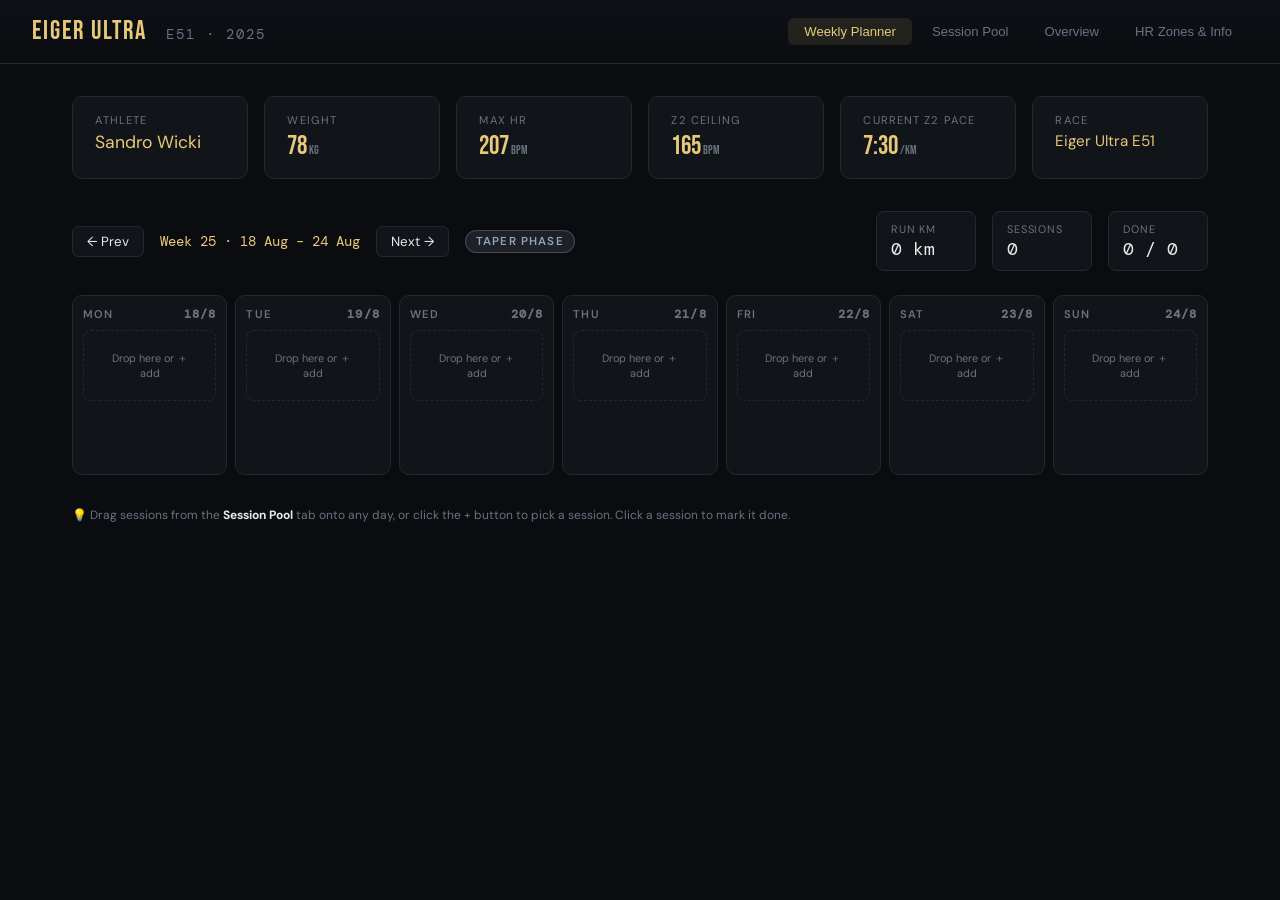
<file: index (8).html>
<!DOCTYPE html>
<html lang="en">
<head>
<meta charset="UTF-8">
<meta name="viewport" content="width=device-width, initial-scale=1.0">
<title>Eiger Ultra E51 — Training Hub</title>
<link href="https://fonts.googleapis.com/css2?family=Bebas+Neue&family=DM+Sans:wght@300;400;500;600&family=DM+Mono:wght@400;500&display=swap" rel="stylesheet">
<style>
  :root {
    --bg: #0a0c0f;
    --surface: #111418;
    --surface2: #181c22;
    --border: #232830;
    --accent: #e8c97a;
    --accent2: #5b9cf6;
    --run: #4ade80;
    --strength: #fb923c;
    --rest: #94a3b8;
    --text: #e8eaed;
    --muted: #6b7280;
    --danger: #f87171;
  }
  * { box-sizing: border-box; margin: 0; padding: 0; }
  body {
    background: var(--bg);
    color: var(--text);
    font-family: 'DM Sans', sans-serif;
    min-height: 100vh;
    overflow-x: hidden;
  }

  /* HEADER */
  .header {
    background: linear-gradient(180deg, #0d1117 0%, var(--bg) 100%);
    border-bottom: 1px solid var(--border);
    padding: 0 2rem;
    position: sticky; top: 0; z-index: 100;
    display: flex; align-items: center; justify-content: space-between;
    height: 64px;
  }
  .logo { font-family: 'Bebas Neue', sans-serif; font-size: 1.6rem; letter-spacing: 0.08em; color: var(--accent); }
  .logo span { color: var(--muted); font-size: 0.85rem; font-family: 'DM Mono', monospace; margin-left: 12px; }
  .nav-tabs { display: flex; gap: 4px; }
  .nav-tab {
    padding: 6px 16px; border-radius: 6px; cursor: pointer;
    font-size: 0.82rem; font-weight: 500; color: var(--muted);
    background: transparent; border: none; transition: all 0.2s;
  }
  .nav-tab:hover { color: var(--text); background: var(--surface2); }
  .nav-tab.active { color: var(--accent); background: rgba(232,201,122,0.1); }

  /* PAGES */
  .page { display: none; padding: 2rem; max-width: 1200px; margin: 0 auto; }
  .page.active { display: block; }

  /* ATHLETE STATS */
  .stats-bar {
    display: flex; gap: 1rem; margin-bottom: 2rem; flex-wrap: wrap;
  }
  .stat-card {
    background: var(--surface); border: 1px solid var(--border);
    border-radius: 10px; padding: 1rem 1.4rem; flex: 1; min-width: 130px;
  }
  .stat-label { font-size: 0.7rem; text-transform: uppercase; letter-spacing: 0.1em; color: var(--muted); margin-bottom: 4px; }
  .stat-value { font-family: 'Bebas Neue', sans-serif; font-size: 1.6rem; color: var(--accent); }
  .stat-unit { font-size: 0.75rem; color: var(--muted); margin-left: 2px; }

  /* SECTION HEADERS */
  .section-title {
    font-family: 'Bebas Neue', sans-serif; font-size: 1.3rem;
    letter-spacing: 0.06em; color: var(--text); margin-bottom: 1rem;
    display: flex; align-items: center; gap: 10px;
  }
  .section-title::after {
    content: ''; flex: 1; height: 1px; background: var(--border);
  }

  /* WEEK SELECTOR */
  .week-nav {
    display: flex; align-items: center; gap: 1rem; margin-bottom: 1.5rem;
  }
  .week-nav button {
    background: var(--surface); border: 1px solid var(--border);
    color: var(--text); padding: 6px 14px; border-radius: 6px;
    cursor: pointer; font-family: 'DM Sans', sans-serif; transition: all 0.2s;
  }
  .week-nav button:hover { border-color: var(--accent); color: var(--accent); }
  .week-label {
    font-family: 'DM Mono', monospace; font-size: 0.9rem;
    color: var(--accent); min-width: 160px; text-align: center;
  }
  .phase-badge {
    font-size: 0.72rem; text-transform: uppercase; letter-spacing: 0.1em;
    padding: 3px 10px; border-radius: 20px; font-weight: 600;
  }
  .phase-base { background: rgba(91,156,246,0.15); color: var(--accent2); border: 1px solid rgba(91,156,246,0.3); }
  .phase-build { background: rgba(232,201,122,0.15); color: var(--accent); border: 1px solid rgba(232,201,122,0.3); }
  .phase-peak { background: rgba(248,113,113,0.15); color: var(--danger); border: 1px solid rgba(248,113,113,0.3); }
  .phase-taper { background: rgba(148,163,184,0.15); color: var(--rest); border: 1px solid rgba(148,163,184,0.3); }

  /* WEEKLY PLANNER GRID */
  .week-grid {
    display: grid;
    grid-template-columns: repeat(7, 1fr);
    gap: 8px;
    margin-bottom: 2rem;
  }
  .day-col {
    background: var(--surface); border: 1px solid var(--border);
    border-radius: 10px; padding: 10px; min-height: 180px;
    position: relative; transition: border-color 0.2s;
  }
  .day-col.today { border-color: var(--accent); }
  .day-col.drag-over { border-color: var(--accent2); background: rgba(91,156,246,0.05); }
  .day-header {
    font-size: 0.7rem; text-transform: uppercase; letter-spacing: 0.1em;
    color: var(--muted); margin-bottom: 8px; font-weight: 600;
    display: flex; justify-content: space-between; align-items: center;
  }
  .day-date { font-family: 'DM Mono', monospace; font-size: 0.75rem; color: var(--muted); }
  .assigned-session {
    background: var(--surface2); border-radius: 6px; padding: 6px 8px;
    margin-bottom: 6px; font-size: 0.75rem; cursor: pointer;
    position: relative; transition: all 0.2s;
    border-left: 3px solid transparent;
  }
  .assigned-session:hover { background: #1f242c; }
  .assigned-session.type-run { border-left-color: var(--run); }
  .assigned-session.type-strength { border-left-color: var(--strength); }
  .assigned-session.type-rest { border-left-color: var(--rest); }
  .assigned-session .remove-btn {
    position: absolute; right: 4px; top: 50%; transform: translateY(-50%);
    background: none; border: none; color: var(--muted); cursor: pointer;
    font-size: 0.8rem; opacity: 0; transition: opacity 0.2s; padding: 2px 4px;
  }
  .assigned-session:hover .remove-btn { opacity: 1; }
  .session-name { font-weight: 500; color: var(--text); }
  .session-meta { color: var(--muted); font-size: 0.68rem; margin-top: 2px; }
  .done-overlay {
    position: absolute; inset: 0; border-radius: 6px;
    background: rgba(74,222,128,0.08);
    pointer-events: none;
  }
  .done-check {
    display: inline-block; width: 14px; height: 14px;
    background: var(--run); border-radius: 50%;
    text-align: center; line-height: 14px; font-size: 9px; color: #000;
    margin-left: 4px; vertical-align: middle;
  }

  /* SESSION POOL */
  .pool-grid {
    display: grid; grid-template-columns: repeat(auto-fill, minmax(280px, 1fr));
    gap: 10px;
  }
  .pool-session {
    background: var(--surface); border: 1px solid var(--border);
    border-radius: 10px; padding: 14px;
    cursor: grab; transition: all 0.2s;
    border-left: 4px solid transparent;
    user-select: none;
  }
  .pool-session:hover { border-color: var(--border); box-shadow: 0 4px 20px rgba(0,0,0,0.4); transform: translateY(-1px); }
  .pool-session.type-run { border-left-color: var(--run); }
  .pool-session.type-strength { border-left-color: var(--strength); }
  .pool-session.type-rest { border-left-color: var(--rest); }
  .pool-session.dragging { opacity: 0.4; }
  .pool-header { display: flex; justify-content: space-between; align-items: flex-start; margin-bottom: 6px; }
  .pool-name { font-weight: 600; font-size: 0.9rem; }
  .type-badge {
    font-size: 0.65rem; text-transform: uppercase; letter-spacing: 0.08em;
    padding: 2px 8px; border-radius: 20px; font-weight: 700;
  }
  .badge-run { background: rgba(74,222,128,0.15); color: var(--run); }
  .badge-strength { background: rgba(251,146,60,0.15); color: var(--strength); }
  .badge-rest { background: rgba(148,163,184,0.15); color: var(--rest); }
  .pool-desc { font-size: 0.78rem; color: var(--muted); line-height: 1.5; margin-bottom: 8px; }
  .pool-tags { display: flex; gap: 4px; flex-wrap: wrap; }
  .tag {
    font-size: 0.65rem; padding: 2px 7px; border-radius: 4px;
    background: var(--surface2); color: var(--muted); border: 1px solid var(--border);
    font-family: 'DM Mono', monospace;
  }

  /* FILTER TABS */
  .filter-row { display: flex; gap: 6px; margin-bottom: 1.2rem; flex-wrap: wrap; }
  .filter-btn {
    padding: 5px 14px; border-radius: 6px; cursor: pointer;
    font-size: 0.78rem; font-weight: 500; color: var(--muted);
    background: var(--surface); border: 1px solid var(--border); transition: all 0.2s;
  }
  .filter-btn:hover { color: var(--text); }
  .filter-btn.active { color: var(--bg); background: var(--accent); border-color: var(--accent); }

  /* PROGRESS / OVERVIEW */
  .phase-timeline {
    display: flex; gap: 8px; margin-bottom: 2rem; overflow-x: auto; padding-bottom: 4px;
  }
  .phase-block {
    flex: 1; min-width: 120px; background: var(--surface); border: 1px solid var(--border);
    border-radius: 10px; padding: 12px; text-align: center; cursor: pointer;
    transition: all 0.2s;
  }
  .phase-block:hover { border-color: var(--accent); }
  .phase-block.current { border-color: var(--accent); background: rgba(232,201,122,0.05); }
  .phase-block-name { font-family: 'Bebas Neue', sans-serif; font-size: 1rem; letter-spacing: 0.05em; }
  .phase-block-weeks { font-size: 0.7rem; color: var(--muted); margin-top: 2px; }
  .phase-block-bar { height: 3px; background: var(--border); border-radius: 2px; margin-top: 8px; overflow: hidden; }
  .phase-block-fill { height: 100%; background: var(--accent); border-radius: 2px; transition: width 0.5s; }

  /* WEEKLY SUMMARY */
  .week-summary {
    display: flex; gap: 1rem; margin-bottom: 1.5rem; flex-wrap: wrap;
  }
  .sum-card {
    background: var(--surface); border: 1px solid var(--border);
    border-radius: 8px; padding: 10px 14px; flex: 1; min-width: 100px;
  }
  .sum-label { font-size: 0.68rem; color: var(--muted); text-transform: uppercase; letter-spacing: 0.08em; }
  .sum-val { font-family: 'DM Mono', monospace; font-size: 1.1rem; color: var(--text); margin-top: 2px; }

  /* HR ZONES */
  .zones-table { width: 100%; border-collapse: collapse; }
  .zones-table th, .zones-table td {
    padding: 10px 14px; text-align: left; font-size: 0.82rem;
    border-bottom: 1px solid var(--border);
  }
  .zones-table th { color: var(--muted); font-weight: 500; font-size: 0.72rem; text-transform: uppercase; letter-spacing: 0.08em; }
  .zone-bar { height: 6px; border-radius: 3px; display: inline-block; margin-right: 8px; vertical-align: middle; }

  /* MODAL */
  .modal-overlay {
    display: none; position: fixed; inset: 0;
    background: rgba(0,0,0,0.7); z-index: 200;
    align-items: center; justify-content: center;
  }
  .modal-overlay.open { display: flex; }
  .modal {
    background: var(--surface); border: 1px solid var(--border);
    border-radius: 14px; padding: 2rem; max-width: 480px; width: 90%;
    max-height: 80vh; overflow-y: auto;
  }
  .modal-title { font-family: 'Bebas Neue', sans-serif; font-size: 1.4rem; margin-bottom: 0.5rem; }
  .modal-close {
    float: right; background: none; border: none; color: var(--muted);
    cursor: pointer; font-size: 1.2rem; margin-top: -4px;
  }
  .modal-close:hover { color: var(--text); }

  /* SCROLLBAR */
  ::-webkit-scrollbar { width: 6px; height: 6px; }
  ::-webkit-scrollbar-track { background: var(--bg); }
  ::-webkit-scrollbar-thumb { background: var(--border); border-radius: 3px; }

  /* TOAST */
  .toast {
    position: fixed; bottom: 2rem; right: 2rem;
    background: var(--surface2); border: 1px solid var(--border);
    border-radius: 8px; padding: 10px 18px; font-size: 0.82rem;
    z-index: 500; transform: translateY(20px); opacity: 0;
    transition: all 0.3s; pointer-events: none;
  }
  .toast.show { transform: translateY(0); opacity: 1; }

  /* DRAG HINT */
  .drag-hint {
    font-size: 0.7rem; color: var(--muted); text-align: center;
    padding: 20px; border: 1px dashed var(--border); border-radius: 8px;
    margin-top: 6px;
  }

  /* RESPONSIVE */
  @media (max-width: 900px) {
    .week-grid { grid-template-columns: repeat(4, 1fr); }
  }
  @media (max-width: 600px) {
    .week-grid { grid-template-columns: repeat(2, 1fr); }
    .header { padding: 0 1rem; }
    .page { padding: 1rem; }
  }

  .progress-ring {
    transform: rotate(-90deg);
  }
  .tick { color: var(--run); }
</style>
</head>
<body>

<div class="header">
  <div class="logo">EIGER ULTRA <span>E51 · 2025</span></div>
  <div class="nav-tabs">
    <button class="nav-tab active" onclick="showPage('planner')">Weekly Planner</button>
    <button class="nav-tab" onclick="showPage('pool')">Session Pool</button>
    <button class="nav-tab" onclick="showPage('overview')">Overview</button>
    <button class="nav-tab" onclick="showPage('info')">HR Zones & Info</button>
  </div>
</div>

<!-- PLANNER PAGE -->
<div class="page active" id="page-planner">
  <div class="stats-bar">
    <div class="stat-card"><div class="stat-label">Athlete</div><div class="stat-value" style="font-size:1.1rem;font-family:'DM Sans'">Sandro Wicki</div></div>
    <div class="stat-card"><div class="stat-label">Weight</div><div class="stat-value">78<span class="stat-unit">kg</span></div></div>
    <div class="stat-card"><div class="stat-label">Max HR</div><div class="stat-value">207<span class="stat-unit">bpm</span></div></div>
    <div class="stat-card"><div class="stat-label">Z2 Ceiling</div><div class="stat-value">165<span class="stat-unit">bpm</span></div></div>
    <div class="stat-card"><div class="stat-label">Current Z2 Pace</div><div class="stat-value">7:30<span class="stat-unit">/km</span></div></div>
    <div class="stat-card"><div class="stat-label">Race</div><div class="stat-value" style="font-size:0.95rem;font-family:'DM Sans'">Eiger Ultra E51</div></div>
  </div>

  <div class="week-nav">
    <button onclick="changeWeek(-1)">← Prev</button>
    <div class="week-label" id="week-label">Week 1</div>
    <button onclick="changeWeek(1)">Next →</button>
    <div id="phase-badge" class="phase-badge phase-base">Base Phase</div>
    <div style="flex:1"></div>
    <div class="week-summary" style="margin:0">
      <div class="sum-card"><div class="sum-label">Run km</div><div class="sum-val" id="sum-km">0 km</div></div>
      <div class="sum-card"><div class="sum-label">Sessions</div><div class="sum-val" id="sum-sessions">0</div></div>
      <div class="sum-card"><div class="sum-label">Done</div><div class="sum-val" id="sum-done">0</div></div>
    </div>
  </div>

  <div class="week-grid" id="week-grid"></div>

  <div style="font-size:0.75rem; color: var(--muted); margin-top: 0.5rem;">
    💡 Drag sessions from the <strong style="color:var(--text)">Session Pool</strong> tab onto any day, or click the + button to pick a session. Click a session to mark it done.
  </div>
</div>

<!-- POOL PAGE -->
<div class="page" id="page-pool">
  <div class="section-title">Session Pool</div>
  <p style="color:var(--muted);font-size:0.82rem;margin-bottom:1.2rem;">Pick sessions each week from this pool. Drag them onto days in the Weekly Planner.</p>
  <div class="filter-row" id="pool-filters">
    <button class="filter-btn active" onclick="filterPool('all', this)">All</button>
    <button class="filter-btn" onclick="filterPool('run', this)">🏃 Running</button>
    <button class="filter-btn" onclick="filterPool('strength', this)">💪 Strength</button>
    <button class="filter-btn" onclick="filterPool('rest', this)">🧘 Recovery</button>
  </div>
  <div class="pool-grid" id="pool-grid"></div>
</div>

<!-- OVERVIEW PAGE -->
<div class="page" id="page-overview">
  <div class="section-title">Training Plan Overview</div>
  <div class="phase-timeline" id="phase-timeline"></div>
  <div class="section-title">Phase Details</div>
  <div id="phase-details"></div>
</div>

<!-- INFO PAGE -->
<div class="page" id="page-info">
  <div class="section-title">Heart Rate Zones</div>
  <div style="background:var(--surface);border:1px solid var(--border);border-radius:10px;padding:1.2rem;margin-bottom:2rem;">
    <table class="zones-table">
      <thead><tr><th>Zone</th><th>Name</th><th>BPM Range</th><th>Pace (est.)</th><th>Purpose</th></tr></thead>
      <tbody id="zones-tbody"></tbody>
    </table>
  </div>
  <div class="section-title">Race Profile: Eiger Ultra E51</div>
  <div style="display:grid;grid-template-columns:repeat(auto-fill,minmax(200px,1fr));gap:10px;margin-bottom:2rem;">
    <div class="stat-card"><div class="stat-label">Distance</div><div class="stat-value">51<span class="stat-unit">km</span></div></div>
    <div class="stat-card"><div class="stat-label">Elevation +</div><div class="stat-value">3,600<span class="stat-unit">m</span></div></div>
    <div class="stat-card"><div class="stat-label">Elevation -</div><div class="stat-value">3,600<span class="stat-unit">m</span></div></div>
    <div class="stat-card"><div class="stat-label">Max Altitude</div><div class="stat-value">~2,970<span class="stat-unit">m</span></div></div>
  </div>
  <div class="section-title">Training Principles</div>
  <div style="background:var(--surface);border:1px solid var(--border);border-radius:10px;padding:1.4rem;font-size:0.83rem;color:var(--muted);line-height:1.8;" id="principles-text"></div>
</div>

<!-- MODAL -->
<div class="modal-overlay" id="modal-overlay" onclick="closeModal(event)">
  <div class="modal">
    <button class="modal-close" onclick="closeModalDirect()">✕</button>
    <div class="modal-title" id="modal-title">Pick Session</div>
    <div id="modal-body"></div>
  </div>
</div>

<div class="toast" id="toast"></div>

<script>
// ==================== SUPABASE CONFIG ====================
const SUPABASE_URL = 'https://wooqppuzbgxbqsltvaaw.supabase.co';
const SUPABASE_KEY = 'eyJhbGciOiJIUzI1NiIsInR5cCI6IkpXVCJ9.eyJpc3MiOiJzdXBhYmFzZSIsInJlZiI6Indvb3FwcHV6Ymd4YnFzbHR2YWF3Iiwicm9sZSI6ImFub24iLCJpYXQiOjE3NzI1MzQwNjcsImV4cCI6MjA4ODExMDA2N30.dM_zxlC8sw_55pQNGNOA0z8DwANu4QP4hVd6U-LzGs8';

async function supabaseRequest(path, method='GET', body=null) {
  const opts = {
    method,
    headers: {
      'apikey': SUPABASE_KEY,
      'Authorization': 'Bearer ' + SUPABASE_KEY,
      'Content-Type': 'application/json',
      'Prefer': method === 'POST' ? 'return=representation' : ''
    }
  };
  if (body) opts.body = JSON.stringify(body);
  const r = await fetch(SUPABASE_URL + '/rest/v1/' + path, opts);
  if (!r.ok) return null;
  const txt = await r.text();
  return txt ? JSON.parse(txt) : null;
}

async function ensureTables() {
  // We'll use upsert with a simple key-value store
  // Table: eiger_sessions (id TEXT, week INT, day INT, session_id TEXT, done BOOL)
  // We use upsert. If table doesn't exist the error is silent; user needs to create via supabase dashboard
  // Try to fetch to check
}

// ==================== TRAINING DATA ====================
const RACE_DATE = new Date('2025-08-08'); // Eiger Ultra approximate date
const START_DATE = new Date('2025-03-03');

const PHASES = [
  { name: 'Base', weeks: 8, class: 'phase-base', badge: 'phase-base', desc: 'Build aerobic foundation. 80% Z2 running. Low weekly volume increase (~10%/week). Introduce trail running on weekends.' },
  { name: 'Build', weeks: 8, class: 'phase-build', badge: 'phase-build', desc: 'Increase volume and introduce back-to-back long runs. Add elevation. Medium-long runs with Z2/Z3 mix.' },
  { name: 'Peak', weeks: 6, class: 'phase-peak', badge: 'phase-peak', desc: 'Highest training load. One or two runs up to 35km. Simulate race conditions. Hill repeats. Reduce strength slightly.' },
  { name: 'Taper', weeks: 3, class: 'phase-taper', badge: 'phase-taper', desc: 'Reduce volume by 40-50%. Keep intensity but cut duration. Stay sharp. Rest. Race prep.' },
];

const SESSIONS = [
  // === RUNNING ===
  {
    id: 'r-ez-short', type: 'run', name: 'Easy Z2 Run', icon: '🏃',
    desc: 'Flat or rolling terrain. Stay below 165bpm the entire run. Focus on breathing and form.',
    tags: ['Z2', '40–50min', '6–8km', 'base'],
    km: 7, duration: 45
  },
  {
    id: 'r-ez-med', type: 'run', name: 'Medium Z2 Run', icon: '🏃',
    desc: 'Continuous aerobic effort. No hills required. Think conversation pace, keep HR <165.',
    tags: ['Z2', '60–75min', '10–12km', 'base'],
    km: 11, duration: 70
  },
  {
    id: 'r-long', type: 'run', name: 'Long Z2 Run', icon: '🌄',
    desc: 'Your weekly long run. Flat to rolling. Practice nutrition every 45 min. Stay patient.',
    tags: ['Z2', '90–120min', '15–20km', 'endurance'],
    km: 17, duration: 105
  },
  {
    id: 'r-long-ext', type: 'run', name: 'Extended Long Run', icon: '🏔',
    desc: 'Longer effort. Introduce this from week 10 onward. First run >25km. Fuel well the day before.',
    tags: ['Z2', '150–180min', '25–30km', 'peak'],
    km: 27, duration: 160
  },
  {
    id: 'r-max-long', type: 'run', name: 'Max Long Run (35km)', icon: '⛰',
    desc: 'Race simulation. Use race gear, poles, shoes. Fuel as you would on race day. Do max twice.',
    tags: ['Z2/Z3', '4–5h', '32–35km', 'race-sim'],
    km: 34, duration: 270
  },
  {
    id: 'r-trail', type: 'run', name: 'Trail Run (Weekend)', icon: '🌲',
    desc: 'Find a trail with elevation. Focus on effort not pace. Walk uphills, run flats and downs.',
    tags: ['Z2/Z3', '60–90min', '10–15km', 'trail', 'elevation'],
    km: 12, duration: 75
  },
  {
    id: 'r-trail-long', type: 'run', name: 'Long Trail Run', icon: '🗻',
    desc: 'Full trail day. Aim for 800–1200m elevation gain. Poles optional. Nutrition focus.',
    tags: ['Z2/Z3', '2.5–3.5h', '18–25km', 'elevation', 'trail'],
    km: 21, duration: 180
  },
  {
    id: 'r-back2back-1', type: 'run', name: 'Back-to-Back Day 1', icon: '🔄',
    desc: 'Day 1 of back-to-back long weekend. Medium-long run, moderate effort. Leave energy for tomorrow.',
    tags: ['Z2', '90min', '14–18km', 'fatigue-resistance'],
    km: 16, duration: 90
  },
  {
    id: 'r-back2back-2', type: 'run', name: 'Back-to-Back Day 2', icon: '🔁',
    desc: 'Run on tired legs. Keep pace easy. This builds the fatigue resistance needed for race day.',
    tags: ['Z2', '60–80min', '10–13km', 'fatigue-resistance'],
    km: 11, duration: 70
  },
  {
    id: 'r-hills', type: 'run', name: 'Hill Repeats', icon: '📈',
    desc: '10–15 min warm up Z2, then 6–8 x hill repeats (90sec uphill hard / walk down recovery). Cool down.',
    tags: ['Z3/Z4', '50–60min', 'strength-endurance', 'elevation'],
    km: 8, duration: 55
  },
  {
    id: 'r-hike', type: 'run', name: 'Power Hike / Vert Session', icon: '🥾',
    desc: 'Fast hiking with poles on steep terrain. Great for race-specific leg strength without running impact.',
    tags: ['Z2', '90–120min', 'elevation', 'low-impact'],
    km: 0, duration: 100
  },

  // === STRENGTH ===
  {
    id: 's-upper', type: 'strength', name: 'Upper Body Strength', icon: '💪',
    desc: 'Shoulder press 3×8, Pull-ups 3×max, Lateral raises 3×12. Keep rest 90sec. Moderate weight.',
    tags: ['upper', '45–55min', 'physique'],
    km: 0, duration: 50
  },
  {
    id: 's-lower', type: 'strength', name: 'Lower Body Strength', icon: '🦵',
    desc: 'Bulgarian split squats 3×8/side, Lunges 3×10/side, Step-ups 3×10, Calf raises 3×15.',
    tags: ['lower', '45–55min', 'functional', 'run-support'],
    km: 0, duration: 50
  },
  {
    id: 's-full', type: 'strength', name: 'Full Body Strength', icon: '🏋',
    desc: 'Superset: Shoulder press + Pull-ups. Then Bulgarian split squats + Lateral raises. Core finisher.',
    tags: ['full', '55–65min', 'efficiency'],
    km: 0, duration: 60
  },
  {
    id: 's-core', type: 'strength', name: 'Core & Stability', icon: '🎯',
    desc: 'Plank variations, single-leg RDL, lateral band walks, Copenhagen planks. Essential for trail stability.',
    tags: ['core', '30min', 'injury-prevention', 'trail'],
    km: 0, duration: 30
  },

  // === RECOVERY ===
  {
    id: 'rec-rest', type: 'rest', name: 'Full Rest Day', icon: '😴',
    desc: 'No training. Prioritize sleep, nutrition, and hydration. Stretch if desired.',
    tags: ['rest', 'recovery'],
    km: 0, duration: 0
  },
  {
    id: 'rec-active', type: 'rest', name: 'Active Recovery', icon: '🧘',
    desc: 'Easy walk 30–45min, foam rolling, yoga or mobility work. HR should stay below 130.',
    tags: ['mobility', 'low-impact', '30–45min'],
    km: 0, duration: 35
  },
  {
    id: 'rec-yoga', type: 'rest', name: 'Mobility & Stretching', icon: '🤸',
    desc: 'Hip flexors, calves, IT band, hamstrings, upper back. 20–30min dedicated mobility work.',
    tags: ['mobility', '20–30min', 'injury-prevention'],
    km: 0, duration: 25
  },
];

// ==================== STATE ====================
let currentWeek = 1;
let weekData = {}; // { "w1d0": [{sessionId, done}] }
let dragSessionId = null;

function totalWeeks() { return PHASES.reduce((s, p) => s + p.weeks, 0); }
function getPhaseForWeek(w) {
  let cum = 0;
  for (let p of PHASES) { cum += p.weeks; if (w <= cum) return p; }
  return PHASES[PHASES.length-1];
}
function getWeekLabel(w) {
  const d = new Date(START_DATE);
  d.setDate(d.getDate() + (w-1)*7);
  const d2 = new Date(d); d2.setDate(d2.getDate()+6);
  return `Week ${w} · ${d.toLocaleDateString('en-GB',{day:'2-digit',month:'short'})} – ${d2.toLocaleDateString('en-GB',{day:'2-digit',month:'short'})}`;
}
function getDayDate(week, dayIdx) {
  const d = new Date(START_DATE);
  d.setDate(d.getDate() + (week-1)*7 + dayIdx);
  return d;
}
function isToday(week, dayIdx) {
  const d = getDayDate(week, dayIdx);
  const t = new Date();
  return d.toDateString() === t.toDateString();
}
function getKey(week, day) { return `w${week}d${day}`; }

// ==================== SUPABASE SYNC ====================
async function loadFromSupabase() {
  try {
    const data = await supabaseRequest('eiger_planner?select=*');
    if (data && Array.isArray(data)) {
      weekData = {};
      data.forEach(row => {
        const k = getKey(row.week, row.day);
        if (!weekData[k]) weekData[k] = [];
        weekData[k].push({ sessionId: row.session_id, done: row.done, dbId: row.id });
      });
    }
  } catch(e) { console.log('Supabase load error', e); }
}

async function saveAssignment(week, day, sessionId, done=false) {
  try {
    const res = await supabaseRequest('eiger_planner', 'POST', {
      week, day, session_id: sessionId, done
    });
    return res && res[0] ? res[0].id : null;
  } catch(e) { console.log('Save error', e); return null; }
}

async function updateDone(dbId, done) {
  if (!dbId) return;
  try {
    await supabaseRequest(`eiger_planner?id=eq.${dbId}`, 'PATCH', { done });
  } catch(e) { console.log('Update error', e); }
}

async function removeAssignment(dbId) {
  if (!dbId) return;
  try {
    await supabaseRequest(`eiger_planner?id=eq.${dbId}`, 'DELETE');
  } catch(e) { console.log('Delete error', e); }
}

// ==================== RENDER ====================
const DAYS = ['Mon', 'Tue', 'Wed', 'Thu', 'Fri', 'Sat', 'Sun'];

function renderWeek() {
  const grid = document.getElementById('week-grid');
  const phase = getPhaseForWeek(currentWeek);
  document.getElementById('week-label').textContent = getWeekLabel(currentWeek);
  document.getElementById('phase-badge').className = 'phase-badge ' + phase.badge;
  document.getElementById('phase-badge').textContent = phase.name + ' Phase';

  grid.innerHTML = '';
  let totalKm = 0, totalSessions = 0, doneCount = 0;

  DAYS.forEach((dayName, i) => {
    const k = getKey(currentWeek, i);
    const assigned = weekData[k] || [];
    const today = isToday(currentWeek, i);

    const col = document.createElement('div');
    col.className = 'day-col' + (today ? ' today' : '');
    col.dataset.day = i;

    // Drag events
    col.addEventListener('dragover', e => { e.preventDefault(); col.classList.add('drag-over'); });
    col.addEventListener('dragleave', () => col.classList.remove('drag-over'));
    col.addEventListener('drop', e => { e.preventDefault(); col.classList.remove('drag-over'); handleDrop(i); });

    const date = getDayDate(currentWeek, i);
    col.innerHTML = `
      <div class="day-header">
        <span>${dayName}</span>
        <span class="day-date">${date.getDate()}/${date.getMonth()+1}</span>
      </div>
    `;

    assigned.forEach((item, idx) => {
      const s = SESSIONS.find(x => x.id === item.sessionId);
      if (!s) return;
      totalSessions++;
      if (s.km) totalKm += s.km;
      if (item.done) doneCount++;

      const div = document.createElement('div');
      div.className = `assigned-session type-${s.type}` + (item.done ? ' done' : '');
      div.innerHTML = `
        ${item.done ? '<div class="done-overlay"></div>' : ''}
        <div class="session-name">${s.icon} ${s.name}${item.done ? ' <span class="done-check">✓</span>' : ''}</div>
        <div class="session-meta">${s.tags[1] || ''}</div>
        <button class="remove-btn" title="Remove">✕</button>
      `;
      div.addEventListener('click', (e) => {
        if (e.target.classList.contains('remove-btn')) {
          removeSession(k, idx);
        } else {
          toggleDone(k, idx);
        }
      });
      col.appendChild(div);
    });

    // Add button
    const addBtn = document.createElement('div');
    addBtn.className = 'drag-hint';
    addBtn.textContent = assigned.length === 0 ? 'Drop here or ＋ add' : '＋ add';
    addBtn.style.cursor = 'pointer';
    addBtn.style.padding = assigned.length === 0 ? '20px' : '5px';
    addBtn.style.fontSize = '0.68rem';
    addBtn.addEventListener('click', () => openAddModal(i));
    col.appendChild(addBtn);

    grid.appendChild(col);
  });

  document.getElementById('sum-km').textContent = totalKm + ' km';
  document.getElementById('sum-sessions').textContent = totalSessions;
  document.getElementById('sum-done').textContent = doneCount + ' / ' + totalSessions;
}

function renderPool(filter = 'all') {
  const grid = document.getElementById('pool-grid');
  grid.innerHTML = '';
  const filtered = filter === 'all' ? SESSIONS : SESSIONS.filter(s => s.type === filter);
  filtered.forEach(s => {
    const div = document.createElement('div');
    div.className = `pool-session type-${s.type}`;
    div.draggable = true;
    div.innerHTML = `
      <div class="pool-header">
        <div class="pool-name">${s.icon} ${s.name}</div>
        <span class="type-badge badge-${s.type}">${s.type}</span>
      </div>
      <div class="pool-desc">${s.desc}</div>
      <div class="pool-tags">${s.tags.map(t => `<span class="tag">${t}</span>`).join('')}</div>
    `;
    div.addEventListener('dragstart', (e) => {
      dragSessionId = s.id;
      div.classList.add('dragging');
    });
    div.addEventListener('dragend', () => div.classList.remove('dragging'));
    grid.appendChild(div);
  });
}

function renderOverview() {
  const tl = document.getElementById('phase-timeline');
  const det = document.getElementById('phase-details');
  tl.innerHTML = '';
  det.innerHTML = '';
  let cumWeeks = 0;
  PHASES.forEach((p, pi) => {
    // Timeline block
    const elapsed = Math.max(0, Math.min(currentWeek - cumWeeks, p.weeks));
    const pct = Math.round((elapsed / p.weeks) * 100);
    const div = document.createElement('div');
    div.className = 'phase-block' + (getPhaseForWeek(currentWeek) === p ? ' current' : '');
    div.innerHTML = `
      <div class="phase-badge ${p.badge}" style="display:inline-block;margin-bottom:6px">${p.name}</div>
      <div class="phase-block-name">${p.weeks} Weeks</div>
      <div class="phase-block-weeks">Wk ${cumWeeks+1}–${cumWeeks+p.weeks}</div>
      <div class="phase-block-bar"><div class="phase-block-fill" style="width:${pct}%"></div></div>
    `;
    tl.appendChild(div);

    // Detail card
    const card = document.createElement('div');
    card.style.cssText = 'background:var(--surface);border:1px solid var(--border);border-radius:10px;padding:1.2rem;margin-bottom:1rem';
    const wkRange = `Weeks ${cumWeeks+1}–${cumWeeks+p.weeks}`;
    card.innerHTML = `
      <div style="display:flex;align-items:center;gap:10px;margin-bottom:8px">
        <span class="phase-badge ${p.badge}">${p.name} Phase</span>
        <span style="color:var(--muted);font-size:0.78rem">${wkRange}</span>
      </div>
      <div style="font-size:0.83rem;color:var(--muted);line-height:1.7">${p.desc}</div>
      ${phaseSessionRecommendation(p.name)}
    `;
    det.appendChild(card);
    cumWeeks += p.weeks;
  });
}

function phaseSessionRecommendation(phase) {
  const recs = {
    'Base': '📋 <strong style="color:var(--text)">Weekly Pool Picks:</strong> 4–5 runs (2–3 easy Z2, 1 medium, 1 long), 2 strength (upper + lower), 1 rest day.',
    'Build': '📋 <strong style="color:var(--text)">Weekly Pool Picks:</strong> 5 runs (2 easy, 1 medium, 1 trail, 1 long/trail-long), 2 strength, back-to-back once/month.',
    'Peak': '📋 <strong style="color:var(--text)">Weekly Pool Picks:</strong> 5 runs (include extended long or max-long once), 1–2 hill repeats/month, 2 strength (lighter), 1 active recovery.',
    'Taper': '📋 <strong style="color:var(--text)">Weekly Pool Picks:</strong> 3–4 shorter runs, 1 strength, 2 rest/active recovery. Cut volume 40–50%.',
  };
  return `<div style="margin-top:10px;font-size:0.78rem;color:var(--muted)">${recs[phase] || ''}</div>`;
}

function renderZones() {
  const zones = [
    { z: 'Z1', name: 'Recovery', bpm: '< 134', color: '#60a5fa', pace: '> 8:30/km', purpose: 'Warm-up, cool-down, recovery runs' },
    { z: 'Z2', name: 'Aerobic Base', bpm: '134–165', color: '#4ade80', pace: '7:00–8:30/km', purpose: '80% of all runs — fat burning, aerobic engine building' },
    { z: 'Z3', name: 'Tempo', bpm: '165–178', color: '#facc15', pace: '5:30–6:30/km', purpose: 'Moderate intensity, limited use until peak phase' },
    { z: 'Z4', name: 'Threshold', bpm: '178–193', color: '#f97316', pace: '4:30–5:30/km', purpose: 'Hill repeats, short intense efforts only' },
    { z: 'Z5', name: 'Max', bpm: '> 193', color: '#f87171', pace: '< 4:30/km', purpose: 'Avoid — not relevant for ultra prep' },
  ];
  const tbody = document.getElementById('zones-tbody');
  tbody.innerHTML = zones.map(z => `
    <tr>
      <td><strong style="color:${z.color}">${z.z}</strong></td>
      <td>${z.name}</td>
      <td><span class="zone-bar" style="width:40px;background:${z.color}"></span><span style="font-family:'DM Mono',monospace;font-size:0.8rem">${z.bpm} bpm</span></td>
      <td style="font-family:'DM Mono',monospace;font-size:0.78rem;color:var(--muted)">${z.pace}</td>
      <td style="color:var(--muted)">${z.purpose}</td>
    </tr>
  `).join('');

  document.getElementById('principles-text').innerHTML = `
    <p>🎯 <strong style="color:var(--text)">80/20 Rule:</strong> 80% of all weekly running volume in Z2 (below 165bpm). Only 20% at higher intensity — hill repeats or trail climbs.</p><br>
    <p>📈 <strong style="color:var(--text)">Volume Progression:</strong> Increase weekly km by max 10% per week. Every 4th week is a recovery week (reduce ~30%). Max long run capped at 35km — done 1–2 times total in peak phase.</p><br>
    <p>💪 <strong style="color:var(--text)">Strength (2×/week):</strong> Upper: Shoulder press, Pull-ups, Lateral raises. Lower: Bulgarian split squats or Lunges + supporting work. No deadlifts. Keep physique, add trail-specific stability work.</p><br>
    <p>⛰ <strong style="color:var(--text)">Elevation:</strong> Trail access on weekends only — use Saturday/Sunday for trail runs and elevation. During the week use flat or rolling terrain for Z2 base building. Use power hiking sessions as low-impact elevation training.</p><br>
    <p>🍌 <strong style="color:var(--text)">Nutrition practice:</strong> Start fueling from 60+ min runs. Aim for 60–90g carbs/hour on long efforts. Practice race nutrition on runs >90min. Test gels, bars, real food options.</p><br>
    <p>🎯 <strong style="color:var(--text)">Z2 Pace Goal:</strong> Currently ~7:30/km at Z2. Goal: bring this down to 6:30–7:00/km by race time through consistent aerobic base training. Do NOT chase pace — chase HR.</p>
  `;
}

// ==================== INTERACTIONS ====================
function changeWeek(dir) {
  currentWeek = Math.max(1, Math.min(totalWeeks(), currentWeek + dir));
  renderWeek();
}

function filterPool(type, btn) {
  document.querySelectorAll('.filter-btn').forEach(b => b.classList.remove('active'));
  btn.classList.add('active');
  renderPool(type);
}

function handleDrop(dayIdx) {
  if (!dragSessionId) return;
  const k = getKey(currentWeek, dayIdx);
  if (!weekData[k]) weekData[k] = [];
  // Avoid duplicates
  if (weekData[k].find(x => x.sessionId === dragSessionId)) {
    showToast('Session already added to this day');
    return;
  }
  const item = { sessionId: dragSessionId, done: false, dbId: null };
  weekData[k].push(item);
  renderWeek();
  // Save to supabase
  saveAssignment(currentWeek, dayIdx, dragSessionId, false).then(id => {
    if (id) {
      const arr = weekData[k];
      const it = arr.find(x => x.sessionId === dragSessionId && !x.dbId);
      if (it) it.dbId = id;
    }
  });
  showToast('Session added!');
  dragSessionId = null;
}

function toggleDone(key, idx) {
  const item = (weekData[key] || [])[idx];
  if (!item) return;
  item.done = !item.done;
  updateDone(item.dbId, item.done);
  renderWeek();
}

function removeSession(key, idx) {
  const item = (weekData[key] || [])[idx];
  if (item) removeAssignment(item.dbId);
  weekData[key].splice(idx, 1);
  renderWeek();
}

function openAddModal(dayIdx) {
  document.getElementById('modal-title').textContent = 'Add Session — ' + DAYS[dayIdx];
  const body = document.getElementById('modal-body');
  body.innerHTML = '';
  SESSIONS.forEach(s => {
    const div = document.createElement('div');
    div.style.cssText = 'display:flex;align-items:center;gap:10px;padding:10px;border-radius:8px;cursor:pointer;border:1px solid var(--border);margin-bottom:6px;transition:all 0.15s';
    div.innerHTML = `
      <span style="font-size:1.2rem">${s.icon}</span>
      <div style="flex:1">
        <div style="font-weight:600;font-size:0.83rem">${s.name}</div>
        <div style="font-size:0.7rem;color:var(--muted)">${s.tags.slice(0,3).join(' · ')}</div>
      </div>
      <span class="type-badge badge-${s.type}" style="font-size:0.6rem">${s.type}</span>
    `;
    div.addEventListener('mouseenter', () => div.style.background = 'var(--surface2)');
    div.addEventListener('mouseleave', () => div.style.background = '');
    div.addEventListener('click', () => {
      const k = getKey(currentWeek, dayIdx);
      if (!weekData[k]) weekData[k] = [];
      if (weekData[k].find(x => x.sessionId === s.id)) {
        showToast('Already added'); return;
      }
      const item = { sessionId: s.id, done: false, dbId: null };
      weekData[k].push(item);
      saveAssignment(currentWeek, dayIdx, s.id, false).then(id => {
        if (id) item.dbId = id;
      });
      closeModalDirect();
      renderWeek();
      showToast('Session added!');
    });
    body.appendChild(div);
  });
  document.getElementById('modal-overlay').classList.add('open');
}

function closeModal(e) {
  if (e.target === document.getElementById('modal-overlay')) closeModalDirect();
}
function closeModalDirect() {
  document.getElementById('modal-overlay').classList.remove('open');
}

function showToast(msg) {
  const t = document.getElementById('toast');
  t.textContent = msg;
  t.classList.add('show');
  setTimeout(() => t.classList.remove('show'), 2200);
}

function showPage(name) {
  document.querySelectorAll('.page').forEach(p => p.classList.remove('active'));
  document.querySelectorAll('.nav-tab').forEach(t => t.classList.remove('active'));
  document.getElementById('page-' + name).classList.add('active');
  event.currentTarget.classList.add('active');
  if (name === 'pool') renderPool();
  if (name === 'overview') renderOverview();
  if (name === 'info') renderZones();
}

// ==================== INIT ====================
async function init() {
  // Set current week based on today's date
  const now = new Date();
  const diff = Math.floor((now - START_DATE) / (7 * 24 * 3600 * 1000));
  currentWeek = Math.max(1, Math.min(totalWeeks(), diff + 1));

  await loadFromSupabase();
  renderWeek();
  renderPool();
}

init();
</script>
</body>
</html>
</file>
<file: style.css>
/* ============================================
   EIGER ULTRA TRAINING - STYLESHEET
   ============================================ */

@import url('https://fonts.googleapis.com/css2?family=Bebas+Neue&family=DM+Sans:wght@300;400;500;600&family=DM+Mono:wght@400;500&display=swap');

/* === CSS VARIABLES === */
:root {
  --bg: #f4f1ec;
  --bg-card: #ffffff;
  --bg-muted: #ede9e2;
  --text: #1a1816;
  --text-muted: #6b6560;
  --accent: #c4622d;
  --accent-light: #e8874f;
  --accent-dark: #8f421c;
  --mountain: #3a5a7c;
  --mountain-light: #5b85b0;
  --green: #4a7c59;
  --amber: #c49a2d;
  --border: #dbd5cc;
  --shadow: 0 2px 12px rgba(26,24,22,0.08);
  --shadow-lg: 0 8px 40px rgba(26,24,22,0.12);
  --radius: 12px;
  --radius-sm: 8px;
  --font-display: 'Bebas Neue', sans-serif;
  --font-body: 'DM Sans', sans-serif;
  --font-mono: 'DM Mono', monospace;
  --transition: 0.2s ease;
}

/* === RESET & BASE === */
*, *::before, *::after { box-sizing: border-box; margin: 0; padding: 0; }

html { scroll-behavior: smooth; font-size: 16px; }

body {
  font-family: var(--font-body);
  background: var(--bg);
  color: var(--text);
  line-height: 1.6;
  min-height: 100vh;
}

/* === LAYOUT === */
.app-layout {
  display: grid;
  grid-template-columns: 240px 1fr;
  min-height: 100vh;
}

.main-content {
  overflow-y: auto;
  padding: 32px 40px;
  max-width: 1200px;
}

/* === SIDEBAR === */
.sidebar {
  background: var(--text);
  color: white;
  display: flex;
  flex-direction: column;
  padding: 0;
  position: sticky;
  top: 0;
  height: 100vh;
  overflow-y: auto;
}

.sidebar-brand {
  padding: 28px 24px 20px;
  border-bottom: 1px solid rgba(255,255,255,0.1);
}

.sidebar-brand .brand-label {
  font-family: var(--font-mono);
  font-size: 9px;
  letter-spacing: 0.15em;
  text-transform: uppercase;
  color: rgba(255,255,255,0.4);
  margin-bottom: 4px;
}

.sidebar-brand h1 {
  font-family: var(--font-display);
  font-size: 26px;
  letter-spacing: 0.03em;
  color: white;
  line-height: 1.1;
}

.sidebar-brand .race-badge {
  display: inline-flex;
  align-items: center;
  gap: 5px;
  background: var(--accent);
  color: white;
  font-size: 10px;
  font-weight: 600;
  letter-spacing: 0.08em;
  padding: 3px 8px;
  border-radius: 4px;
  margin-top: 8px;
  text-transform: uppercase;
}

.countdown-mini {
  padding: 16px 24px;
  border-bottom: 1px solid rgba(255,255,255,0.08);
}

.countdown-mini .cd-label {
  font-size: 9px;
  font-family: var(--font-mono);
  letter-spacing: 0.12em;
  text-transform: uppercase;
  color: rgba(255,255,255,0.4);
  margin-bottom: 6px;
}

.countdown-mini .cd-days {
  font-family: var(--font-display);
  font-size: 42px;
  color: var(--accent-light);
  line-height: 1;
}

.countdown-mini .cd-sub {
  font-size: 11px;
  color: rgba(255,255,255,0.5);
}

.sidebar-nav {
  padding: 16px 12px;
  flex: 1;
}

.nav-section-label {
  font-size: 9px;
  font-family: var(--font-mono);
  letter-spacing: 0.15em;
  text-transform: uppercase;
  color: rgba(255,255,255,0.3);
  padding: 0 12px;
  margin: 16px 0 6px;
}

.nav-section-label:first-child { margin-top: 0; }

.nav-item {
  display: flex;
  align-items: center;
  gap: 10px;
  padding: 9px 12px;
  border-radius: 8px;
  cursor: pointer;
  transition: background var(--transition);
  color: rgba(255,255,255,0.65);
  font-size: 13.5px;
  font-weight: 500;
  border: none;
  background: none;
  width: 100%;
  text-align: left;
  text-decoration: none;
}

.nav-item:hover { background: rgba(255,255,255,0.08); color: white; }

.nav-item.active {
  background: var(--accent);
  color: white;
}

.nav-item .nav-icon {
  width: 18px;
  height: 18px;
  opacity: 0.8;
  flex-shrink: 0;
}

.sidebar-footer {
  padding: 16px 24px;
  border-top: 1px solid rgba(255,255,255,0.08);
}

.athlete-chip {
  display: flex;
  align-items: center;
  gap: 10px;
}

.athlete-avatar {
  width: 34px;
  height: 34px;
  border-radius: 50%;
  background: var(--accent);
  display: flex;
  align-items: center;
  justify-content: center;
  font-size: 13px;
  font-weight: 700;
  color: white;
  flex-shrink: 0;
}

.athlete-info .name {
  font-size: 13px;
  font-weight: 600;
  color: white;
}

.athlete-info .stats {
  font-size: 11px;
  color: rgba(255,255,255,0.4);
}

/* === PAGE HEADER === */
.page-header {
  margin-bottom: 32px;
}

.page-header .page-label {
  font-family: var(--font-mono);
  font-size: 10px;
  letter-spacing: 0.15em;
  text-transform: uppercase;
  color: var(--accent);
  margin-bottom: 6px;
}

.page-header h2 {
  font-family: var(--font-display);
  font-size: 40px;
  letter-spacing: 0.02em;
  color: var(--text);
  line-height: 1.1;
}

.page-header p {
  color: var(--text-muted);
  font-size: 14.5px;
  margin-top: 6px;
  max-width: 580px;
}

/* === SECTIONS === */
.section { display: none; }
.section.active { display: block; }

/* === CARDS === */
.card {
  background: var(--bg-card);
  border-radius: var(--radius);
  padding: 24px;
  border: 1px solid var(--border);
  box-shadow: var(--shadow);
}

.card-label {
  font-family: var(--font-mono);
  font-size: 9.5px;
  letter-spacing: 0.14em;
  text-transform: uppercase;
  color: var(--text-muted);
  margin-bottom: 6px;
}

.card-title {
  font-family: var(--font-display);
  font-size: 22px;
  letter-spacing: 0.02em;
  color: var(--text);
}

/* === GRID LAYOUTS === */
.grid-2 { display: grid; grid-template-columns: 1fr 1fr; gap: 20px; }
.grid-3 { display: grid; grid-template-columns: 1fr 1fr 1fr; gap: 16px; }
.grid-4 { display: grid; grid-template-columns: repeat(4, 1fr); gap: 14px; }
.col-span-2 { grid-column: span 2; }
.col-span-3 { grid-column: span 3; }

/* === STAT CARDS === */
.stat-card {
  background: var(--bg-card);
  border: 1px solid var(--border);
  border-radius: var(--radius);
  padding: 20px;
  position: relative;
  overflow: hidden;
  transition: transform var(--transition), box-shadow var(--transition);
}

.stat-card:hover {
  transform: translateY(-2px);
  box-shadow: var(--shadow-lg);
}

.stat-card.accent { border-left: 3px solid var(--accent); }
.stat-card.mountain { border-left: 3px solid var(--mountain); }
.stat-card.green { border-left: 3px solid var(--green); }
.stat-card.amber { border-left: 3px solid var(--amber); }

.stat-label {
  font-size: 10px;
  font-family: var(--font-mono);
  text-transform: uppercase;
  letter-spacing: 0.12em;
  color: var(--text-muted);
  margin-bottom: 6px;
}

.stat-value {
  font-family: var(--font-display);
  font-size: 36px;
  letter-spacing: 0.02em;
  line-height: 1;
  color: var(--text);
}

.stat-value .unit {
  font-size: 16px;
  color: var(--text-muted);
  font-family: var(--font-body);
  font-weight: 400;
}

.stat-sub {
  font-size: 11.5px;
  color: var(--text-muted);
  margin-top: 4px;
}

/* === PROGRESS BAR === */
.progress-row {
  display: flex;
  flex-direction: column;
  gap: 6px;
  margin-bottom: 12px;
}

.progress-row:last-child { margin-bottom: 0; }

.progress-label-row {
  display: flex;
  justify-content: space-between;
  align-items: center;
}

.progress-name {
  font-size: 13px;
  font-weight: 500;
  color: var(--text);
}

.progress-val {
  font-family: var(--font-mono);
  font-size: 12px;
  color: var(--text-muted);
}

.progress-track {
  height: 7px;
  background: var(--bg-muted);
  border-radius: 99px;
  overflow: hidden;
}

.progress-fill {
  height: 100%;
  border-radius: 99px;
  background: var(--accent);
  transition: width 0.8s cubic-bezier(0.34, 1.56, 0.64, 1);
}

.progress-fill.mountain { background: var(--mountain); }
.progress-fill.green { background: var(--green); }
.progress-fill.amber { background: var(--amber); }

/* === HR ZONES === */
.zone-bar {
  display: flex;
  border-radius: 8px;
  overflow: hidden;
  height: 36px;
  margin: 16px 0;
}

.zone-segment {
  display: flex;
  align-items: center;
  justify-content: center;
  font-size: 10px;
  font-weight: 700;
  color: white;
  letter-spacing: 0.05em;
  cursor: default;
  transition: flex 0.3s ease;
  position: relative;
}

.zone-segment:hover { flex: 1.4 !important; }

.zone-1 { background: #88c0a8; flex: 0.5; }
.zone-2 { background: #5a9fd4; flex: 1.5; }
.zone-3 { background: #e8a73a; flex: 0.8; }
.zone-4 { background: #e06b3a; flex: 0.8; }
.zone-5 { background: #c4422d; flex: 0.5; }

.zone-table { width: 100%; border-collapse: collapse; margin-top: 16px; }
.zone-table th {
  text-align: left;
  font-size: 10px;
  font-family: var(--font-mono);
  letter-spacing: 0.12em;
  text-transform: uppercase;
  color: var(--text-muted);
  padding: 6px 10px;
  border-bottom: 1px solid var(--border);
}
.zone-table td {
  padding: 10px 10px;
  font-size: 13.5px;
  border-bottom: 1px solid var(--bg-muted);
}
.zone-table tr:last-child td { border-bottom: none; }
.zone-table .zone-dot {
  display: inline-block;
  width: 8px;
  height: 8px;
  border-radius: 50%;
  margin-right: 8px;
}

/* === TRAINING PLAN CALENDAR === */
.week-header {
  display: flex;
  align-items: center;
  justify-content: space-between;
  margin-bottom: 20px;
}

.week-nav-btn {
  width: 36px;
  height: 36px;
  border: 1px solid var(--border);
  background: var(--bg-card);
  border-radius: 8px;
  display: flex;
  align-items: center;
  justify-content: center;
  cursor: pointer;
  transition: all var(--transition);
  color: var(--text);
}

.week-nav-btn:hover { background: var(--accent); border-color: var(--accent); color: white; }

.week-label {
  font-family: var(--font-display);
  font-size: 20px;
  letter-spacing: 0.03em;
}

.week-phase-tag {
  font-size: 11px;
  font-family: var(--font-mono);
  padding: 3px 9px;
  border-radius: 20px;
  background: var(--bg-muted);
  color: var(--text-muted);
}

.calendar-grid {
  display: grid;
  grid-template-columns: repeat(7, 1fr);
  gap: 8px;
}

.day-card {
  background: var(--bg-muted);
  border-radius: var(--radius-sm);
  padding: 12px 10px;
  min-height: 120px;
  position: relative;
  border: 1px solid transparent;
  transition: all var(--transition);
  cursor: pointer;
}

.day-card:hover { border-color: var(--accent); background: white; }

.day-card.today {
  border-color: var(--accent);
  background: #fff8f5;
}

.day-card.rest-day { opacity: 0.6; }

.day-card.active-day { background: white; }

.day-name {
  font-size: 10px;
  font-family: var(--font-mono);
  text-transform: uppercase;
  letter-spacing: 0.1em;
  color: var(--text-muted);
  margin-bottom: 4px;
}

.day-num {
  font-family: var(--font-display);
  font-size: 22px;
  color: var(--text);
  line-height: 1;
  margin-bottom: 8px;
}

.day-tag {
  display: inline-block;
  font-size: 9px;
  font-weight: 600;
  text-transform: uppercase;
  letter-spacing: 0.08em;
  padding: 2px 6px;
  border-radius: 4px;
  margin-bottom: 6px;
}

.tag-run { background: #ddeeff; color: var(--mountain); }
.tag-strength { background: #fff0e8; color: var(--accent-dark); }
.tag-long { background: #e8f4ec; color: var(--green); }
.tag-rest { background: var(--bg-muted); color: var(--text-muted); }
.tag-trail { background: #f0ebe0; color: #7a6540; }

.day-workout {
  font-size: 11px;
  color: var(--text-muted);
  line-height: 1.4;
}

.day-distance {
  font-family: var(--font-mono);
  font-size: 12px;
  color: var(--text);
  font-weight: 500;
  margin-top: 4px;
}

/* === PHASE TIMELINE === */
.phase-timeline {
  position: relative;
  padding: 8px 0;
}

.phase-timeline::before {
  content: '';
  position: absolute;
  left: 12px;
  top: 0;
  bottom: 0;
  width: 2px;
  background: var(--border);
}

.phase-item {
  display: flex;
  gap: 20px;
  padding: 12px 0 12px 40px;
  position: relative;
}

.phase-dot {
  position: absolute;
  left: 5px;
  top: 18px;
  width: 16px;
  height: 16px;
  border-radius: 50%;
  border: 2px solid white;
  box-shadow: 0 0 0 2px var(--border);
  background: var(--text-muted);
}

.phase-dot.active { background: var(--accent); box-shadow: 0 0 0 2px var(--accent-light); }
.phase-dot.done { background: var(--green); box-shadow: 0 0 0 2px #a8d4b4; }

.phase-content {}

.phase-name {
  font-weight: 600;
  font-size: 14px;
  color: var(--text);
  margin-bottom: 2px;
}

.phase-dates {
  font-size: 11.5px;
  font-family: var(--font-mono);
  color: var(--text-muted);
  margin-bottom: 4px;
}

.phase-desc {
  font-size: 12.5px;
  color: var(--text-muted);
  line-height: 1.5;
}

.phase-vol {
  display: flex;
  gap: 8px;
  margin-top: 6px;
  flex-wrap: wrap;
}

.phase-chip {
  font-size: 10.5px;
  padding: 2px 7px;
  border-radius: 5px;
  background: var(--bg-muted);
  color: var(--text-muted);
  font-family: var(--font-mono);
}

/* === STRENGTH TABLE === */
.strength-block {
  margin-bottom: 24px;
}

.strength-block-header {
  display: flex;
  align-items: center;
  gap: 10px;
  margin-bottom: 14px;
}

.strength-block-icon {
  width: 32px;
  height: 32px;
  border-radius: 8px;
  display: flex;
  align-items: center;
  justify-content: center;
  font-size: 16px;
}

.strength-block-icon.upper { background: #fff0e8; }
.strength-block-icon.lower { background: #e8f4ec; }
.strength-block-icon.core { background: #ddeeff; }

.strength-block-title {
  font-weight: 600;
  font-size: 15px;
}

.exercise-list { display: flex; flex-direction: column; gap: 8px; }

.exercise-row {
  display: grid;
  grid-template-columns: 1fr 70px 80px 80px;
  gap: 8px;
  align-items: center;
  padding: 10px 14px;
  background: var(--bg-muted);
  border-radius: 8px;
  font-size: 13px;
  transition: background var(--transition);
}

.exercise-row:hover { background: var(--border); }

.exercise-name { font-weight: 500; }

.exercise-meta {
  font-family: var(--font-mono);
  font-size: 11.5px;
  color: var(--text-muted);
  text-align: center;
}

.exercise-tag {
  font-size: 10px;
  font-weight: 600;
  text-transform: uppercase;
  letter-spacing: 0.06em;
  padding: 2px 6px;
  border-radius: 4px;
  text-align: center;
}

.ex-maintain { background: #e8f4ec; color: var(--green); }
.ex-key { background: #fff0e8; color: var(--accent-dark); }
.ex-core { background: #ddeeff; color: var(--mountain); }

/* === NUTRITION SECTION === */
.nutrition-timing {
  display: flex;
  flex-direction: column;
  gap: 12px;
}

.timing-row {
  display: grid;
  grid-template-columns: 100px 1fr;
  gap: 12px;
  align-items: start;
}

.timing-label {
  font-family: var(--font-mono);
  font-size: 11px;
  color: var(--accent);
  padding-top: 2px;
  font-weight: 500;
}

.timing-content {
  font-size: 13px;
  color: var(--text-muted);
  line-height: 1.5;
}

.timing-content strong { color: var(--text); }

.fuel-cards {
  display: grid;
  grid-template-columns: repeat(3, 1fr);
  gap: 14px;
  margin-top: 8px;
}

.fuel-card {
  background: var(--bg-muted);
  border-radius: var(--radius-sm);
  padding: 16px;
  text-align: center;
}

.fuel-icon { font-size: 28px; margin-bottom: 8px; }
.fuel-name { font-size: 12px; font-weight: 600; margin-bottom: 3px; }
.fuel-desc { font-size: 11px; color: var(--text-muted); }

/* === RACE OVERVIEW === */
.race-stats-row {
  display: grid;
  grid-template-columns: repeat(4, 1fr);
  gap: 1px;
  background: var(--border);
  border-radius: var(--radius);
  overflow: hidden;
  margin-bottom: 24px;
}

.race-stat-block {
  background: var(--bg-card);
  padding: 20px 16px;
  text-align: center;
}

.race-stat-num {
  font-family: var(--font-display);
  font-size: 32px;
  letter-spacing: 0.02em;
  color: var(--text);
}

.race-stat-unit {
  font-size: 13px;
  color: var(--text-muted);
}

.race-stat-label {
  font-size: 10.5px;
  font-family: var(--font-mono);
  text-transform: uppercase;
  letter-spacing: 0.1em;
  color: var(--text-muted);
  margin-top: 2px;
}

/* === TIPS LIST === */
.tips-list { list-style: none; display: flex; flex-direction: column; gap: 10px; }

.tip-item {
  display: flex;
  gap: 12px;
  align-items: flex-start;
  padding: 12px;
  background: var(--bg-muted);
  border-radius: var(--radius-sm);
  font-size: 13px;
  line-height: 1.5;
}

.tip-icon { font-size: 18px; flex-shrink: 0; margin-top: 1px; }

.tip-content strong { display: block; font-size: 12.5px; margin-bottom: 2px; }
.tip-content span { color: var(--text-muted); font-size: 12px; }

/* === COUNTDOWN SECTION === */
.countdown-hero {
  background: linear-gradient(135deg, var(--text) 0%, #2d3c4e 100%);
  border-radius: var(--radius);
  padding: 40px;
  color: white;
  text-align: center;
  margin-bottom: 24px;
  position: relative;
  overflow: hidden;
}

.countdown-hero::before {
  content: 'EIGER';
  position: absolute;
  font-family: var(--font-display);
  font-size: 160px;
  color: rgba(255,255,255,0.03);
  right: -10px;
  bottom: -20px;
  letter-spacing: 0.05em;
}

.countdown-hero .cd-label {
  font-family: var(--font-mono);
  font-size: 10px;
  letter-spacing: 0.2em;
  text-transform: uppercase;
  color: rgba(255,255,255,0.5);
  margin-bottom: 12px;
}

.countdown-blocks {
  display: flex;
  justify-content: center;
  gap: 16px;
  margin: 16px 0;
}

.cd-block {
  display: flex;
  flex-direction: column;
  align-items: center;
}

.cd-num {
  font-family: var(--font-display);
  font-size: 72px;
  line-height: 1;
  color: var(--accent-light);
}

.cd-unit {
  font-size: 10px;
  font-family: var(--font-mono);
  text-transform: uppercase;
  letter-spacing: 0.1em;
  color: rgba(255,255,255,0.4);
}

.cd-sep {
  font-family: var(--font-display);
  font-size: 60px;
  color: rgba(255,255,255,0.15);
  line-height: 1;
  padding-bottom: 10px;
}

.race-date-display {
  font-size: 13px;
  color: rgba(255,255,255,0.5);
  margin-top: 4px;
}

/* === NOTES / GEAR === */
.gear-grid {
  display: grid;
  grid-template-columns: 1fr 1fr;
  gap: 12px;
}

.gear-item {
  display: flex;
  align-items: center;
  gap: 10px;
  padding: 10px 12px;
  background: var(--bg-muted);
  border-radius: 8px;
  font-size: 13px;
}

.gear-icon { font-size: 18px; }

/* === SCROLLBAR === */
::-webkit-scrollbar { width: 5px; }
::-webkit-scrollbar-track { background: transparent; }
::-webkit-scrollbar-thumb { background: var(--border); border-radius: 9px; }

/* === ELEVATION MINI CHART === */
.elevation-bar-chart {
  display: flex;
  align-items: flex-end;
  gap: 3px;
  height: 80px;
  margin: 16px 0;
}

.elev-bar {
  flex: 1;
  background: linear-gradient(to top, var(--mountain), var(--mountain-light));
  border-radius: 3px 3px 0 0;
  opacity: 0.7;
  transition: opacity var(--transition);
  cursor: default;
  position: relative;
}

.elev-bar:hover { opacity: 1; }

/* === BADGE / CHIP === */
.badge {
  display: inline-flex;
  align-items: center;
  padding: 3px 9px;
  border-radius: 99px;
  font-size: 11px;
  font-weight: 600;
}

.badge-accent { background: #fff0e8; color: var(--accent); }
.badge-mountain { background: #ddeeff; color: var(--mountain); }
.badge-green { background: #e8f4ec; color: var(--green); }
.badge-amber { background: #fff8e0; color: #8a6a10; }

/* === DIVIDER === */
.divider {
  border: none;
  border-top: 1px solid var(--border);
  margin: 20px 0;
}

/* === SECTION GAP === */
.section-gap { margin-bottom: 24px; }

/* === RESPONSIVE === */
@media (max-width: 900px) {
  .app-layout { grid-template-columns: 1fr; }
  .sidebar { display: none; }
  .main-content { padding: 20px; }
  .grid-4 { grid-template-columns: 1fr 1fr; }
  .grid-3 { grid-template-columns: 1fr 1fr; }
  .calendar-grid { grid-template-columns: repeat(4, 1fr); }
}

/* ═══════════════════════════════════════════
   WORKOUT TRACKER
═══════════════════════════════════════════ */

/* Pool filter buttons */
.pool-filter-btn {
  padding: 4px 10px;
  border: 1px solid var(--border);
  border-radius: 99px;
  background: transparent;
  font-size: 11px;
  font-weight: 600;
  font-family: var(--font-body);
  color: var(--text-muted);
  cursor: pointer;
  transition: all var(--transition);
}
.pool-filter-btn:hover { border-color: var(--accent); color: var(--accent); }
.pool-filter-btn.active { background: var(--accent); border-color: var(--accent); color: white; }

/* Draggable pool item */
.pool-item {
  display: flex;
  align-items: center;
  gap: 8px;
  padding: 8px 10px;
  background: var(--bg-muted);
  border-radius: 8px;
  margin-bottom: 6px;
  cursor: grab;
  font-size: 12.5px;
  font-weight: 500;
  border: 1px solid transparent;
  transition: all var(--transition);
  user-select: none;
}
.pool-item:hover { background: white; border-color: var(--accent); }
.pool-item:active { cursor: grabbing; opacity: 0.75; }
.pool-item.dragging { opacity: 0.4; }

.pool-item-icon { font-size: 15px; flex-shrink: 0; }
.pool-item-name { flex: 1; line-height: 1.3; }
.pool-item-cat {
  font-size: 9px;
  font-family: var(--font-mono);
  text-transform: uppercase;
  letter-spacing: 0.08em;
  padding: 1px 5px;
  border-radius: 4px;
}
.cat-run     { background: #ddeeff; color: var(--mountain); }
.cat-strength{ background: #fff0e8; color: var(--accent-dark); }
.cat-mobility{ background: #e8f4ec; color: var(--green); }

/* Tracker day columns */
.tracker-day-col {
  background: var(--bg-muted);
  border-radius: var(--radius);
  padding: 10px 8px;
  min-height: 200px;
  border: 2px dashed transparent;
  transition: border-color 0.15s ease, background 0.15s ease;
}
.tracker-day-col.drag-over {
  border-color: var(--accent);
  background: #fff8f5;
}
.tracker-day-col.today-col { background: #fff8f5; border-color: #f0c0a0; border-style: solid; }

.tracker-day-header {
  text-align: center;
  margin-bottom: 8px;
  padding-bottom: 8px;
  border-bottom: 1px solid var(--border);
}
.tracker-day-name {
  font-size: 9px;
  font-family: var(--font-mono);
  text-transform: uppercase;
  letter-spacing: 0.1em;
  color: var(--text-muted);
}
.tracker-day-num {
  font-family: var(--font-display);
  font-size: 24px;
  line-height: 1.1;
  color: var(--text);
}
.tracker-day-num.today-num { color: var(--accent); }

.tracker-day-drop-hint {
  font-size: 10px;
  color: var(--border);
  text-align: center;
  padding: 12px 0;
  font-family: var(--font-mono);
}

/* Logged workout card inside a day */
.logged-workout {
  background: white;
  border-radius: 8px;
  padding: 8px 10px;
  margin-bottom: 6px;
  border: 1px solid var(--border);
  font-size: 12px;
  cursor: pointer;
  transition: all var(--transition);
  position: relative;
}
.logged-workout:hover { border-color: var(--accent); box-shadow: 0 2px 8px rgba(196,98,45,0.1); }

.logged-workout-name {
  font-weight: 600;
  font-size: 12.5px;
  margin-bottom: 3px;
  display: flex;
  align-items: center;
  gap: 6px;
}
.logged-workout-meta {
  font-size: 10.5px;
  color: var(--text-muted);
  font-family: var(--font-mono);
  line-height: 1.5;
}

.logged-workout-delete {
  position: absolute;
  top: 6px;
  right: 6px;
  width: 18px;
  height: 18px;
  border-radius: 4px;
  background: transparent;
  border: none;
  color: var(--text-muted);
  cursor: pointer;
  font-size: 14px;
  display: flex;
  align-items: center;
  justify-content: center;
  opacity: 0;
  transition: opacity var(--transition);
}
.logged-workout:hover .logged-workout-delete { opacity: 1; }
.logged-workout-delete:hover { background: #fee; color: #c00; }

/* logged set row inside modal */
.set-row {
  display: grid;
  gap: 6px;
  align-items: center;
  margin-bottom: 8px;
}
.set-row.strength-row { grid-template-columns: 28px 1fr 1fr 1fr 32px; }
.set-row.run-row      { grid-template-columns: 1fr; }

.set-row input, .set-row select {
  padding: 7px 8px;
  border: 1px solid var(--border);
  border-radius: 7px;
  font-size: 13px;
  background: var(--bg-muted);
  color: var(--text);
  font-family: var(--font-body);
  width: 100%;
  transition: border-color var(--transition);
}
.set-row input:focus, .set-row select:focus {
  outline: none;
  border-color: var(--accent);
  background: white;
}

.set-num {
  font-family: var(--font-mono);
  font-size: 11px;
  color: var(--text-muted);
  text-align: center;
}

.set-delete-btn {
  background: none;
  border: none;
  color: var(--text-muted);
  cursor: pointer;
  font-size: 16px;
  padding: 0;
  width: 28px;
  height: 28px;
  border-radius: 6px;
  display: flex;
  align-items: center;
  justify-content: center;
  transition: all var(--transition);
}
.set-delete-btn:hover { background: #fee; color: #c00; }

.modal-add-set-btn {
  width: 100%;
  padding: 8px;
  border: 1.5px dashed var(--border);
  border-radius: 8px;
  background: transparent;
  color: var(--text-muted);
  font-size: 12.5px;
  font-family: var(--font-body);
  cursor: pointer;
  transition: all var(--transition);
  margin-top: 2px;
}
.modal-add-set-btn:hover { border-color: var(--accent); color: var(--accent); background: #fff8f5; }

.modal-save-btn {
  width: 100%;
  padding: 11px;
  background: var(--accent);
  color: white;
  border: none;
  border-radius: 9px;
  font-size: 14px;
  font-weight: 600;
  font-family: var(--font-body);
  cursor: pointer;
  margin-top: 16px;
  transition: background var(--transition);
}
.modal-save-btn:hover { background: var(--accent-dark); }

.modal-field-label {
  font-size: 10px;
  font-family: var(--font-mono);
  text-transform: uppercase;
  letter-spacing: 0.12em;
  color: var(--text-muted);
  margin-bottom: 4px;
}

.run-fields-grid {
  display: grid;
  grid-template-columns: 1fr 1fr;
  gap: 10px;
  margin-bottom: 10px;
}

.workout-complete-badge {
  display: inline-block;
  width: 8px;
  height: 8px;
  border-radius: 50%;
  background: var(--green);
  flex-shrink: 0;
}
.workout-logged-badge {
  display: inline-block;
  width: 8px;
  height: 8px;
  border-radius: 50%;
  background: var(--amber);
  flex-shrink: 0;
}
</file>
